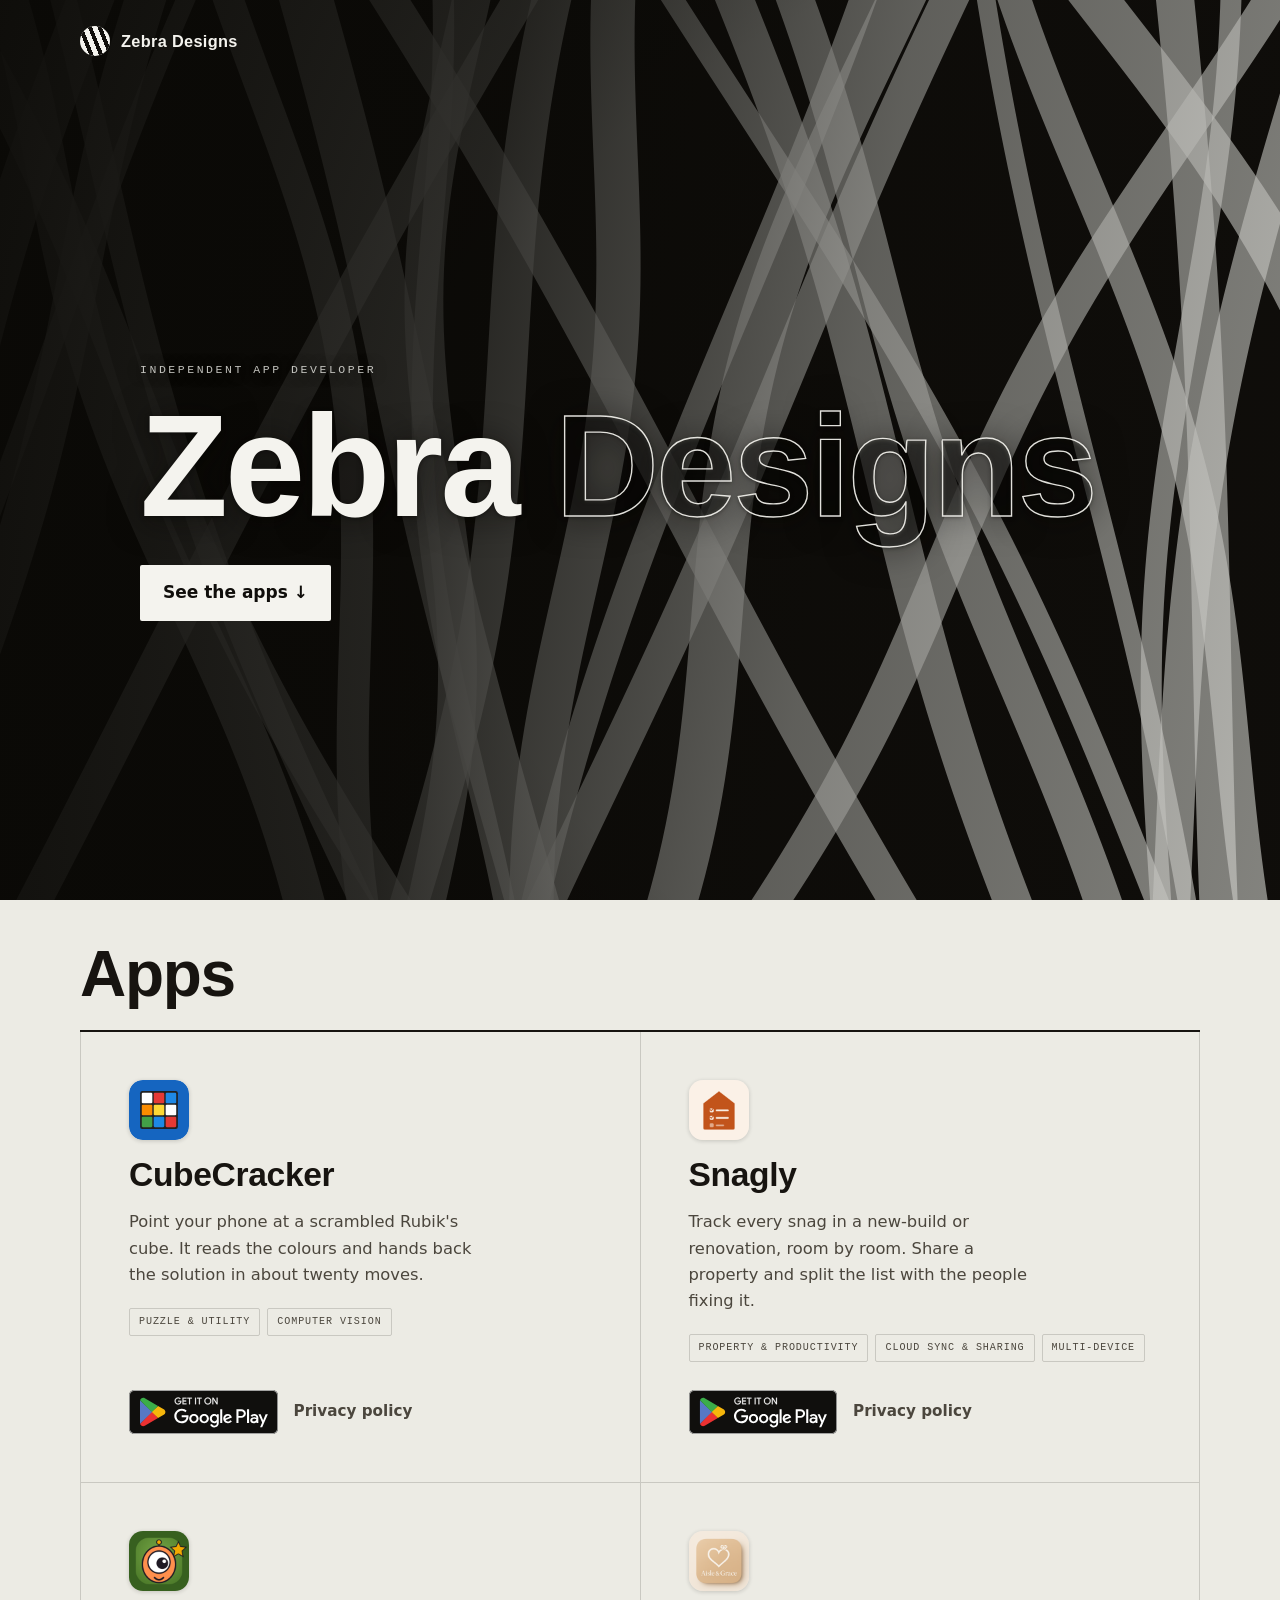
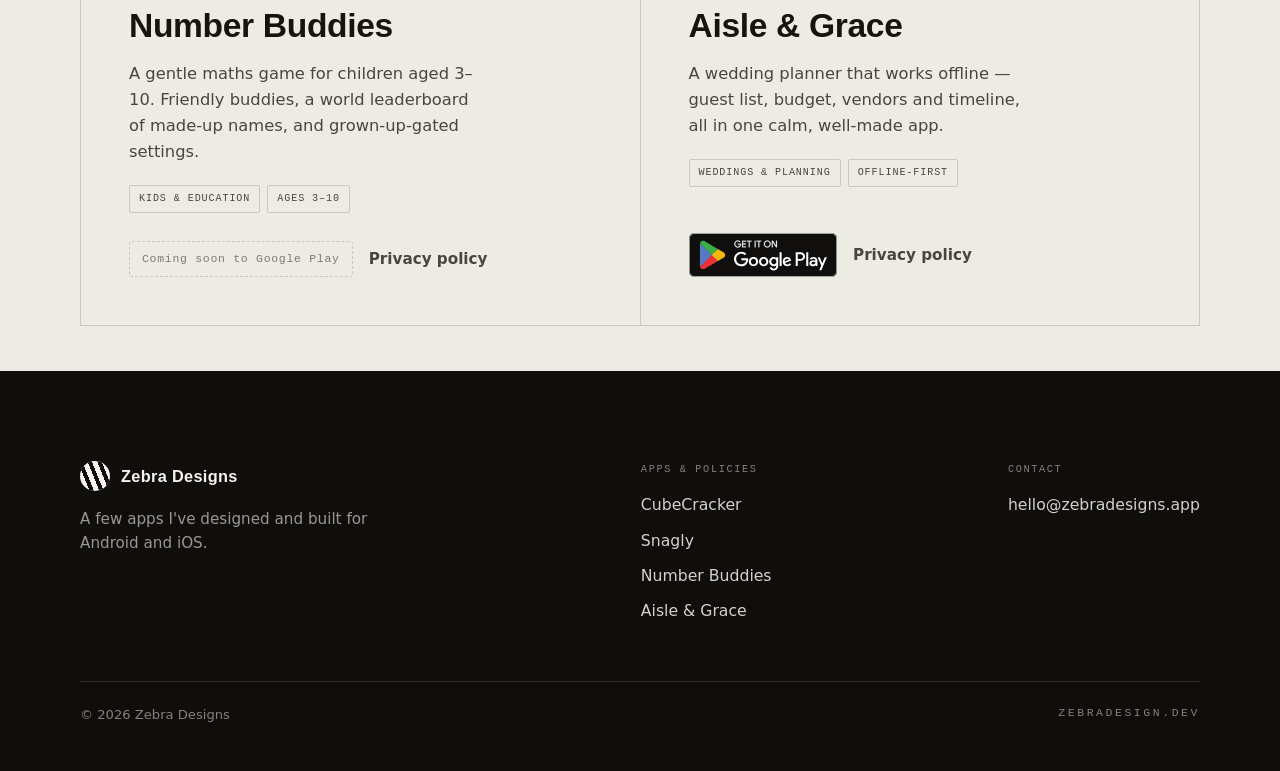
<file: index.html>
<!doctype html>
<html lang="en-GB">
<head>
<meta charset="utf-8" />
<meta name="viewport" content="width=device-width, initial-scale=1" />

<title>Zebra Designs — apps</title>
<meta name="description" content="A few apps I've designed and built for Android and iOS: CubeCracker, Snagly, Number Buddies and Aisle & Grace." />
<meta name="robots" content="index, follow" />
<link rel="canonical" href="https://zebradesign.dev/" />
<meta name="theme-color" content="#161310" />
<meta property="og:type" content="website" />
<meta property="og:site_name" content="Zebra Designs" />
<meta property="og:title" content="Zebra Designs — apps" />
<meta property="og:description" content="A few apps I've designed and built for Android and iOS." />
<meta property="og:url" content="https://zebradesign.dev/" />
<meta property="og:locale" content="en_GB" />

<style>
  :root{
    --ink:#171410;
    --ink-70:#4b463d;
    --ink-45:#817a6d;
    --paper:#ecebe4;
    --paper-pure:#f4f3ee;
    --line:rgba(23,20,16,.16);
    --line-soft:rgba(23,20,16,.09);
    --cube:#d7352b;
    --snag:#2b5fd9;
    --num:#4a7a2b;
    --aisle:#b08a2f;
    --font-display:'Helvetica Neue','Segoe UI',Helvetica,Arial,sans-serif;
    --font-body:system-ui,-apple-system,'Segoe UI',Roboto,Helvetica,Arial,sans-serif;
    --font-mono:ui-monospace,'SF Mono',Menlo,Consolas,monospace;
  }
  *{box-sizing:border-box;}
  html{-webkit-text-size-adjust:100%;scroll-behavior:smooth;scroll-snap-type:y proximity;}
  body{
    margin:0;background:var(--paper);color:var(--ink);
    font-family:var(--font-body);font-size:17px;line-height:1.6;
    -webkit-font-smoothing:antialiased;text-rendering:optimizeLegibility;
  }
  a{color:inherit;}
  img,canvas{display:block;max-width:100%;}
  .wrap{width:min(1120px,92vw);margin-inline:auto;}
  .mono{font-family:var(--font-mono);font-size:.72rem;letter-spacing:.22em;text-transform:uppercase;}

  /* ---------- HERO ---------- */
  .hero{position:relative;min-height:100vh;min-height:100dvh;background:#100e0b;color:#f4f3ee;overflow:hidden;display:flex;flex-direction:column;scroll-snap-align:start;}
  #dazzle{position:absolute;inset:0;width:100%;height:100%;z-index:0;}
  .hero::after{content:"";position:absolute;inset:0;z-index:1;pointer-events:none;
    background:
      linear-gradient(100deg,rgba(10,9,6,.94) 0%,rgba(10,9,6,.8) 36%,rgba(10,9,6,.4) 64%,rgba(10,9,6,.14) 100%),
      radial-gradient(130% 130% at 100% 55%,transparent 50%,rgba(8,7,5,.6) 100%);}
  .hero-top{position:relative;z-index:2;padding:26px 0;}
  .hero-top .wrap{display:flex;align-items:center;justify-content:space-between;gap:16px;}
  .hero-top .mono{color:rgba(244,243,238,.72);}
  .mark{display:inline-flex;align-items:center;gap:11px;font-family:var(--font-display);font-weight:800;letter-spacing:.02em;font-size:1.02rem;text-decoration:none;}
  .mark-badge{width:30px;height:30px;border-radius:50%;background:#f4f3ee;position:relative;overflow:hidden;flex:none;}
  .mark-badge::before{content:"";position:absolute;inset:0;
    background:repeating-linear-gradient(68deg,#100e0b 0 4px,transparent 4px 9px);}
  .hero-body{position:relative;z-index:2;flex:1;display:flex;align-items:center;}
  .hero-body .wrap{width:min(1000px,92vw);}
  .eyebrow{color:rgba(244,243,238,.78);margin:0 0 22px;text-shadow:0 1px 14px rgba(8,7,5,.65);}
  h1{font-family:var(--font-display);font-weight:800;
    font-size:clamp(3.1rem,11.5vw,9rem);line-height:.9;letter-spacing:-.02em;
    margin:0;text-wrap:balance;text-shadow:0 2px 34px rgba(8,7,5,.6),0 1px 4px rgba(8,7,5,.5);}
  h1 .thin{display:block;font-weight:600;color:rgba(244,243,238,.9);-webkit-text-stroke:0;}
  h1 em{font-style:normal;color:transparent;-webkit-text-stroke:1.4px rgba(244,243,238,.92);}
  .lede{max-width:38ch;margin:30px 0 0;font-size:clamp(1.05rem,2.4vw,1.4rem);color:rgba(244,243,238,.9);line-height:1.5;text-shadow:0 1px 18px rgba(8,7,5,.7);}
  .hero-cta{display:flex;flex-wrap:wrap;gap:14px;margin-top:34px;}
  .btn{display:inline-flex;align-items:center;gap:9px;font-weight:600;text-decoration:none;
    padding:13px 22px;border-radius:2px;border:1.5px solid transparent;transition:transform .18s ease,background .18s ease,color .18s ease;}
  .btn-solid{background:#f4f3ee;color:#100e0b;}
  .btn-solid:hover{transform:translateY(-2px);}
  .btn-ghost{border-color:rgba(244,243,238,.4);color:#f4f3ee;}
  .btn-ghost:hover{border-color:#f4f3ee;transform:translateY(-2px);}

  /* ---------- MARQUEE ---------- */
  .marquee{position:relative;z-index:2;background:#f4f3ee;color:#100e0b;border-block:2px solid #100e0b;overflow:hidden;}
  .marquee-track{display:flex;gap:0;white-space:nowrap;animation:slide 32s linear infinite;}
  .marquee span{font-family:var(--font-display);font-weight:700;font-size:.92rem;letter-spacing:.14em;text-transform:uppercase;padding:11px 26px;display:inline-flex;align-items:center;gap:26px;}
  .marquee span::after{content:"✳";color:var(--cube);}
  @keyframes slide{to{transform:translateX(-50%);}}

  /* ---------- STUDIO STATEMENT ---------- */
  .studio{padding:clamp(64px,9vw,120px) 0;}
  .studio .wrap{display:grid;grid-template-columns:minmax(0,.9fr) minmax(0,1.3fr);gap:clamp(28px,6vw,80px);align-items:start;}
  .studio h2{font-family:var(--font-display);font-weight:700;font-size:clamp(1.9rem,4.4vw,3.1rem);line-height:1.02;letter-spacing:-.015em;margin:14px 0 0;text-wrap:balance;}
  .studio .mono{color:var(--ink-45);}
  .studio p{margin:0 0 1.1em;color:var(--ink-70);font-size:1.08rem;}
  .studio p:last-child{margin-bottom:0;}
  .studio strong{color:var(--ink);font-weight:600;}
  .studio a{color:var(--ink);text-decoration:underline;text-underline-offset:3px;text-decoration-thickness:1px;font-weight:500;}

  /* ---------- DAZZLE GRID ---------- */
  .dazzle{min-height:100vh;min-height:100dvh;display:flex;flex-direction:column;justify-content:center;align-items:center;padding:clamp(36px,5vh,64px) 0;scroll-snap-align:start;}
  .dazzle > .wrap{width:min(1120px,92vw);}
  .section-head{display:flex;align-items:flex-end;justify-content:space-between;gap:20px;padding-bottom:26px;border-bottom:2px solid var(--ink);margin-bottom:0;}
  .section-head h2{font-family:var(--font-display);font-weight:800;font-size:clamp(2rem,6vw,4rem);line-height:.92;letter-spacing:-.02em;margin:0;}
  .section-head .mono{color:var(--ink-45);padding-bottom:6px;}
  .grid{display:grid;grid-template-columns:repeat(2,1fr);gap:0;border-left:1px solid var(--line);}
  .card{--a:var(--ink);position:relative;padding:clamp(30px,4vw,48px);border-right:1px solid var(--line);border-bottom:1px solid var(--line);
    display:flex;flex-direction:column;gap:18px;background:var(--paper);transition:background .25s ease;overflow:hidden;}
  .card::before{content:"";position:absolute;top:0;left:0;width:6px;height:100%;background:var(--a);transform:scaleY(0);transform-origin:top;transition:transform .3s ease;}
  .card:hover{background:var(--paper-pure);}
  .card:hover::before{transform:scaleY(1);}
  .card-glyph{width:52px;height:52px;flex:none;color:var(--a);}
  .card-icon{width:60px;height:60px;border-radius:14px;flex:none;box-shadow:0 1px 4px rgba(23,20,16,.18);}
  .card-top{display:flex;align-items:center;justify-content:space-between;gap:16px;}
  .card-plat{font-family:var(--font-mono);font-size:.64rem;letter-spacing:.14em;text-transform:uppercase;color:var(--ink-45);text-align:right;line-height:1.5;}
  .store-link{display:inline-flex;align-items:center;text-decoration:none;transition:transform .18s ease,opacity .18s ease;}
  .store-link:hover{transform:translateY(-2px);opacity:.85;}
  .play-badge{height:44px;width:auto;}
  .card-soon{font-family:var(--font-mono);font-size:.72rem;letter-spacing:.06em;color:var(--ink-45);border:1.5px dashed var(--line);border-radius:3px;padding:8px 12px;}
  .card h3{font-family:var(--font-display);font-weight:800;font-size:clamp(1.6rem,3vw,2.1rem);letter-spacing:-.01em;margin:0;line-height:1;}
  .card .one{margin:0;color:var(--ink-70);font-size:1.02rem;max-width:34ch;}
  .chips{display:flex;flex-wrap:wrap;gap:7px;margin-top:2px;}
  .chip{font-family:var(--font-mono);font-size:.63rem;letter-spacing:.09em;text-transform:uppercase;
    padding:5px 9px;border:1px solid var(--line);border-radius:2px;color:var(--ink-70);}
  .chip.pos{border-color:color-mix(in srgb,var(--num) 45%,transparent);color:var(--num);}
  .chip.note{border-color:color-mix(in srgb,var(--cube) 45%,transparent);color:var(--cube);}
  .card-actions{margin-top:auto;display:flex;flex-direction:row;flex-wrap:wrap;align-items:center;gap:16px;padding-top:10px;}
  .card-link{font-weight:600;text-decoration:none;font-size:.95rem;display:inline-flex;align-items:center;gap:6px;color:var(--a);
    border-bottom:1.5px solid transparent;transition:border-color .2s ease;}
  .card-link:hover{border-color:var(--a);}
  .card-link.muted{color:var(--ink-70);}
  .card-link .arr{transition:transform .2s ease;}
  .card-link:hover .arr{transform:translateX(3px);}
  .dot{width:4px;height:4px;border-radius:50%;background:var(--line);}

  /* ---------- PRIVACY MATRIX ---------- */
  .matrix{padding:clamp(60px,8vw,110px) 0;border-top:2px solid var(--ink);}
  .matrix-intro{max-width:56ch;margin-bottom:38px;}
  .matrix-intro h2{font-family:var(--font-display);font-weight:700;font-size:clamp(1.8rem,4vw,2.8rem);letter-spacing:-.015em;margin:12px 0 14px;line-height:1.02;}
  .matrix-intro p{margin:0;color:var(--ink-70);}
  .table-scroll{overflow-x:auto;-webkit-overflow-scrolling:touch;}
  table{border-collapse:collapse;width:100%;min-width:640px;font-size:.95rem;}
  caption{text-align:left;}
  th,td{text-align:left;padding:15px 16px;border-bottom:1px solid var(--line);vertical-align:middle;}
  thead th{font-family:var(--font-mono);font-size:.64rem;letter-spacing:.13em;text-transform:uppercase;color:var(--ink-45);border-bottom:2px solid var(--ink);font-weight:400;}
  tbody th{font-family:var(--font-display);font-weight:700;font-size:1.02rem;white-space:nowrap;}
  tbody tr:hover{background:var(--paper-pure);}
  .yn{font-family:var(--font-mono);font-size:.82rem;display:inline-flex;align-items:center;gap:7px;}
  .yn::before{content:"";width:9px;height:9px;border-radius:50%;flex:none;}
  .yn.no::before{background:var(--num);}
  .yn.yes::before{background:var(--cube);}
  .yn.part::before{background:var(--aisle);}
  .yn.no{color:var(--num);} .yn.yes{color:var(--cube);} .yn.part{color:var(--ink-70);}

  /* ---------- SERVICES ---------- */
  .services{padding:clamp(60px,8vw,110px) 0;border-top:2px solid var(--ink);}
  .svc-head{max-width:60ch;margin-bottom:clamp(30px,4vw,48px);}
  .svc-head .mono{color:var(--ink-45);}
  .svc-head h2{font-family:var(--font-display);font-weight:800;font-size:clamp(1.9rem,4.6vw,3.2rem);letter-spacing:-.02em;line-height:1.02;margin:12px 0 14px;text-wrap:balance;}
  .svc-head p{margin:0;color:var(--ink-70);max-width:56ch;}
  .svc-grid{display:grid;grid-template-columns:repeat(auto-fit,minmax(230px,1fr));gap:1px;background:var(--line);border:1px solid var(--line);}
  .svc{background:var(--paper);padding:clamp(24px,3vw,32px);display:flex;flex-direction:column;gap:10px;transition:background .2s ease;}
  .svc:hover{background:var(--paper-pure);}
  .svc h3{font-family:var(--font-display);font-weight:700;font-size:1.18rem;margin:0;letter-spacing:-.01em;}
  .svc p{margin:0;color:var(--ink-70);font-size:.97rem;}
  .svc .num{font-family:var(--font-mono);font-size:.68rem;letter-spacing:.14em;color:var(--ink-45);}

  /* ---------- FAQ ---------- */
  .faq{padding:clamp(60px,8vw,110px) 0;border-top:2px solid var(--ink);}
  .faq h2{font-family:var(--font-display);font-weight:800;font-size:clamp(1.9rem,4.6vw,3.2rem);letter-spacing:-.02em;margin:0 0 clamp(26px,4vw,40px);}
  .faq details{border-bottom:1px solid var(--line);padding:4px 0;}
  .faq summary{cursor:pointer;list-style:none;padding:20px 40px 20px 0;position:relative;font-family:var(--font-display);font-weight:700;font-size:clamp(1.05rem,2vw,1.3rem);letter-spacing:-.01em;}
  .faq summary::-webkit-details-marker{display:none;}
  .faq summary::after{content:"+";position:absolute;right:4px;top:50%;transform:translateY(-50%);font-family:var(--font-body);font-weight:400;font-size:1.6rem;color:var(--ink-45);transition:transform .2s ease;}
  .faq details[open] summary::after{content:"–";}
  .faq details p{margin:0 0 20px;color:var(--ink-70);max-width:66ch;}

  /* ---------- CONTACT ---------- */
  .contact{background:#100e0b;color:#f4f3ee;padding:clamp(70px,10vw,140px) 0;position:relative;overflow:hidden;}
  .contact::before{content:"";position:absolute;inset:0;opacity:.1;background:repeating-linear-gradient(74deg,#f4f3ee 0 3px,transparent 3px 22px);}
  .contact .wrap{position:relative;z-index:1;text-align:center;}
  .contact .mono{color:rgba(244,243,238,.6);}
  .contact h2{font-family:var(--font-display);font-weight:800;font-size:clamp(2.2rem,6.5vw,4.4rem);letter-spacing:-.025em;line-height:.98;margin:14px auto 18px;max-width:16ch;text-wrap:balance;}
  .contact p{color:rgba(244,243,238,.78);margin:0 auto 32px;max-width:48ch;font-size:1.1rem;}
  .contact .btn-solid{background:#f4f3ee;color:#100e0b;font-size:1.05rem;padding:15px 28px;}
  .contact .email-plain{display:block;margin-top:20px;font-family:var(--font-mono);font-size:.9rem;letter-spacing:.06em;color:rgba(244,243,238,.6);text-decoration:none;}
  .contact .email-plain:hover{color:#f4f3ee;}

  /* ---------- FOOTER ---------- */
  footer{background:#100e0b;color:#f4f3ee;padding:clamp(54px,7vw,90px) 0 46px;}
  .foot-grid{display:flex;flex-wrap:wrap;justify-content:space-between;gap:36px 24px;}
  .foot-brand{max-width:30ch;}
  .foot-brand .mark{color:#f4f3ee;margin-bottom:16px;}
  .foot-brand p{color:rgba(244,243,238,.6);margin:0;font-size:.95rem;}
  .foot-col h4{font-family:var(--font-mono);font-size:.64rem;letter-spacing:.16em;text-transform:uppercase;color:rgba(244,243,238,.5);margin:0 0 15px;font-weight:400;}
  .foot-col a{display:block;text-decoration:none;color:rgba(244,243,238,.85);margin-bottom:10px;font-size:.98rem;transition:color .18s ease;}
  .foot-col a:hover{color:#fff;}
  .foot-bottom{margin-top:48px;padding-top:22px;border-top:1px solid rgba(244,243,238,.14);display:flex;flex-wrap:wrap;justify-content:space-between;gap:12px;color:rgba(244,243,238,.5);font-size:.82rem;}

  a:focus-visible,.btn:focus-visible,.card-link:focus-visible{outline:2px solid var(--snag);outline-offset:3px;}

  @media (max-width:760px){
    .studio .wrap{grid-template-columns:1fr;}
    .grid{grid-template-columns:1fr;border-left:none;}
    .card{border-left:1px solid var(--line);}
    .hero-top .mono{display:none;}
  }
  @media (prefers-reduced-motion:reduce){
    .marquee-track{animation:none;}
    .btn,.card,.card-link .arr{transition:none;}
  }
</style>
</head>
<body>

<header class="hero">
  <canvas id="dazzle" aria-hidden="true"></canvas>

  <div class="hero-top">
    <div class="wrap">
      <a class="mark" href="/"><span class="mark-badge" aria-hidden="true"></span>Zebra Designs</a>
    </div>
  </div>

  <div class="hero-body">
    <div class="wrap">
      <p class="eyebrow mono">Independent app developer</p>
      <h1>Zebra <em>Designs</em></h1>
      <div class="hero-cta">
        <a class="btn btn-solid" href="#apps">See the apps ↓</a>
      </div>
    </div>
  </div>
</header>

<section class="dazzle" id="apps">
  <div class="wrap">
    <div class="section-head">
      <h2>Apps</h2>
    </div>
    <div class="grid">

      <!-- CubeCracker -->
      <article class="card" style="--a:var(--cube)">
        <div class="card-top">
          <img class="card-icon" src="/assets/icons/cubecracker.svg" alt="CubeCracker app icon" width="60" height="60" />
        </div>
        <h3>CubeCracker</h3>
        <p class="one">Point your phone at a scrambled Rubik's cube. It reads the colours and hands back the solution in about twenty moves.</p>
        <div class="chips">
          <span class="chip">Puzzle &amp; utility</span>
          <span class="chip">Computer vision</span>
        </div>
        <div class="card-actions">
          <a class="store-link" href="https://play.google.com/store/apps/details?id=com.cubecracker.app" target="_blank" rel="noopener" aria-label="Get CubeCracker on Google Play">
            <img class="play-badge" src="/assets/badges/google-play.svg" alt="Get it on Google Play" /></a>          <a class="card-link muted" href="/cubecracker/">Privacy policy</a>
        </div>
      </article>

      <!-- Snagly -->
      <article class="card" style="--a:var(--snag)">
        <div class="card-top">
          <img class="card-icon" src="/assets/icons/snagly.png" alt="Snagly app icon" width="60" height="60" />
        </div>
        <h3>Snagly</h3>
        <p class="one">Track every snag in a new-build or renovation, room by room. Share a property and split the list with the people fixing it.</p>
        <div class="chips">
          <span class="chip">Property &amp; productivity</span>
          <span class="chip">Cloud sync &amp; sharing</span>
          <span class="chip">Multi-device</span>
        </div>
        <div class="card-actions">
          <a class="store-link" href="https://play.google.com/store/apps/details?id=com.snagly.snagly" target="_blank" rel="noopener" aria-label="Get Snagly on Google Play">
            <img class="play-badge" src="/assets/badges/google-play.svg" alt="Get it on Google Play" /></a>          <a class="card-link muted" href="/snagly/">Privacy policy</a>
        </div>
      </article>

      <!-- Number Buddies -->
      <article class="card" style="--a:var(--num)">
        <div class="card-top">
          <img class="card-icon" src="/assets/icons/numberbuddies.png" alt="Number Buddies app icon" width="60" height="60" />
        </div>
        <h3>Number Buddies</h3>
        <p class="one">A gentle maths game for children aged 3–10. Friendly buddies, a world leaderboard of made-up names, and grown-up-gated settings.</p>
        <div class="chips">
          <span class="chip">Kids &amp; education</span>
          <span class="chip">Ages 3–10</span>
        </div>
        <div class="card-actions">
          <span class="card-soon">Coming soon to Google Play</span>          <a class="card-link muted" href="/numberbuddies/">Privacy policy</a>
        </div>
      </article>

      <!-- Aisle & Grace -->
      <article class="card" style="--a:var(--aisle)">
        <div class="card-top">
          <img class="card-icon" src="/assets/icons/aisle-and-grace.png" alt="Aisle &amp; Grace app icon" width="60" height="60" />
        </div>
        <h3>Aisle &amp; Grace</h3>
        <p class="one">A wedding planner that works offline — guest list, budget, vendors and timeline, all in one calm, well-made app.</p>
        <div class="chips">
          <span class="chip">Weddings &amp; planning</span>
          <span class="chip">Offline-first</span>
        </div>
        <div class="card-actions">
          <a class="store-link" href="https://play.google.com/store/apps/details?id=com.aisleandgrace.app.aisle_and_grace" target="_blank" rel="noopener" aria-label="Get Aisle &amp; Grace on Google Play">
            <img class="play-badge" src="/assets/badges/google-play.svg" alt="Get it on Google Play" /></a>          <a class="card-link muted" href="/aisle-and-grace/">Privacy policy</a>
        </div>
      </article>

    </div>
  </div>
</section>

<footer>
  <div class="wrap">
    <div class="foot-grid">
      <div class="foot-brand">
        <a class="mark" href="/"><span class="mark-badge" aria-hidden="true"></span>Zebra Designs</a>
        <p>A few apps I've designed and built for Android and iOS.</p>
      </div>
      <div class="foot-col">
        <h4>Apps &amp; policies</h4>
        <a href="/cubecracker/">CubeCracker</a>
        <a href="/snagly/">Snagly</a>
        <a href="/numberbuddies/">Number Buddies</a>
        <a href="/aisle-and-grace/">Aisle &amp; Grace</a>
      </div>
      <div class="foot-col">
        <h4>Contact</h4>
        <a href="mailto:hello@zebradesigns.app">hello@zebradesigns.app</a>
      </div>
    </div>
    <div class="foot-bottom">
      <span>© 2026 Zebra Designs</span>
      <span class="mono">zebradesign.dev</span>
    </div>
  </div>
</footer>

<script>
(function(){
  var canvas=document.getElementById('dazzle');
  if(!canvas) return;
  var ctx=canvas.getContext('2d');
  var reduce=window.matchMedia('(prefers-reduced-motion: reduce)').matches;
  var w,h,dpr,bands,t=0;

  function build(){
    dpr=Math.min(window.devicePixelRatio||1,2);
    w=canvas.clientWidth; h=canvas.clientHeight;
    canvas.width=Math.floor(w*dpr); canvas.height=Math.floor(h*dpr);
    ctx.setTransform(dpr,0,0,dpr,0,0);
    // Generative stripe field: a set of near-vertical ink/paper bands,
    // each with its own width, lean and wave — a zebra's flank, never repeating.
    bands=[];
    var x=-120, i=0;
    while(x<w+160){
      var bw=22+Math.sin(i*1.7)*8+ (i%3)*7 + (i%5)*4;
      bands.push({
        x:x,
        w:bw,
        lean:(Math.sin(i*0.9)*0.5+ (i%2?0.18:-0.12))*0.9,
        amp:10+ (i%4)*7 + Math.sin(i*2.1)*6,
        freq:0.004+ (i%3)*0.0016,
        phase:i*0.8,
        speed:0.12+ (i%3)*0.05
      });
      x+=bw+ (10+ (i%3)*6);
      i++;
    }
  }

  function draw(){
    ctx.clearRect(0,0,w,h);
    ctx.fillStyle='#100e0b';
    ctx.fillRect(0,0,w,h);
    ctx.fillStyle='rgba(244,243,238,0.6)';
    for(var b=0;b<bands.length;b++){
      var band=bands[b];
      ctx.beginPath();
      var step=16;
      // right edge going down
      for(var y=-20;y<=h+20;y+=step){
        var off=Math.sin(y*band.freq + band.phase + t*band.speed)*band.amp;
        var px=band.x + off + y*band.lean + band.w;
        if(y===-20) ctx.moveTo(px,y); else ctx.lineTo(px,y);
      }
      // left edge going up
      for(var y2=h+20;y2>=-20;y2-=step){
        var off2=Math.sin(y2*band.freq + band.phase + t*band.speed)*band.amp;
        var px2=band.x + off2 + y2*band.lean;
        ctx.lineTo(px2,y2);
      }
      ctx.closePath();
      ctx.fill();
    }
  }

  function loop(){ t+=0.016; draw(); raf=requestAnimationFrame(loop); }
  var raf;
  function start(){ build(); if(reduce){ t=2.2; draw(); } else { cancelAnimationFrame(raf); loop(); } }

  var rz;
  window.addEventListener('resize',function(){ clearTimeout(rz); rz=setTimeout(start,180); });
  start();
})();
</script>
</body>
</html>
</file>
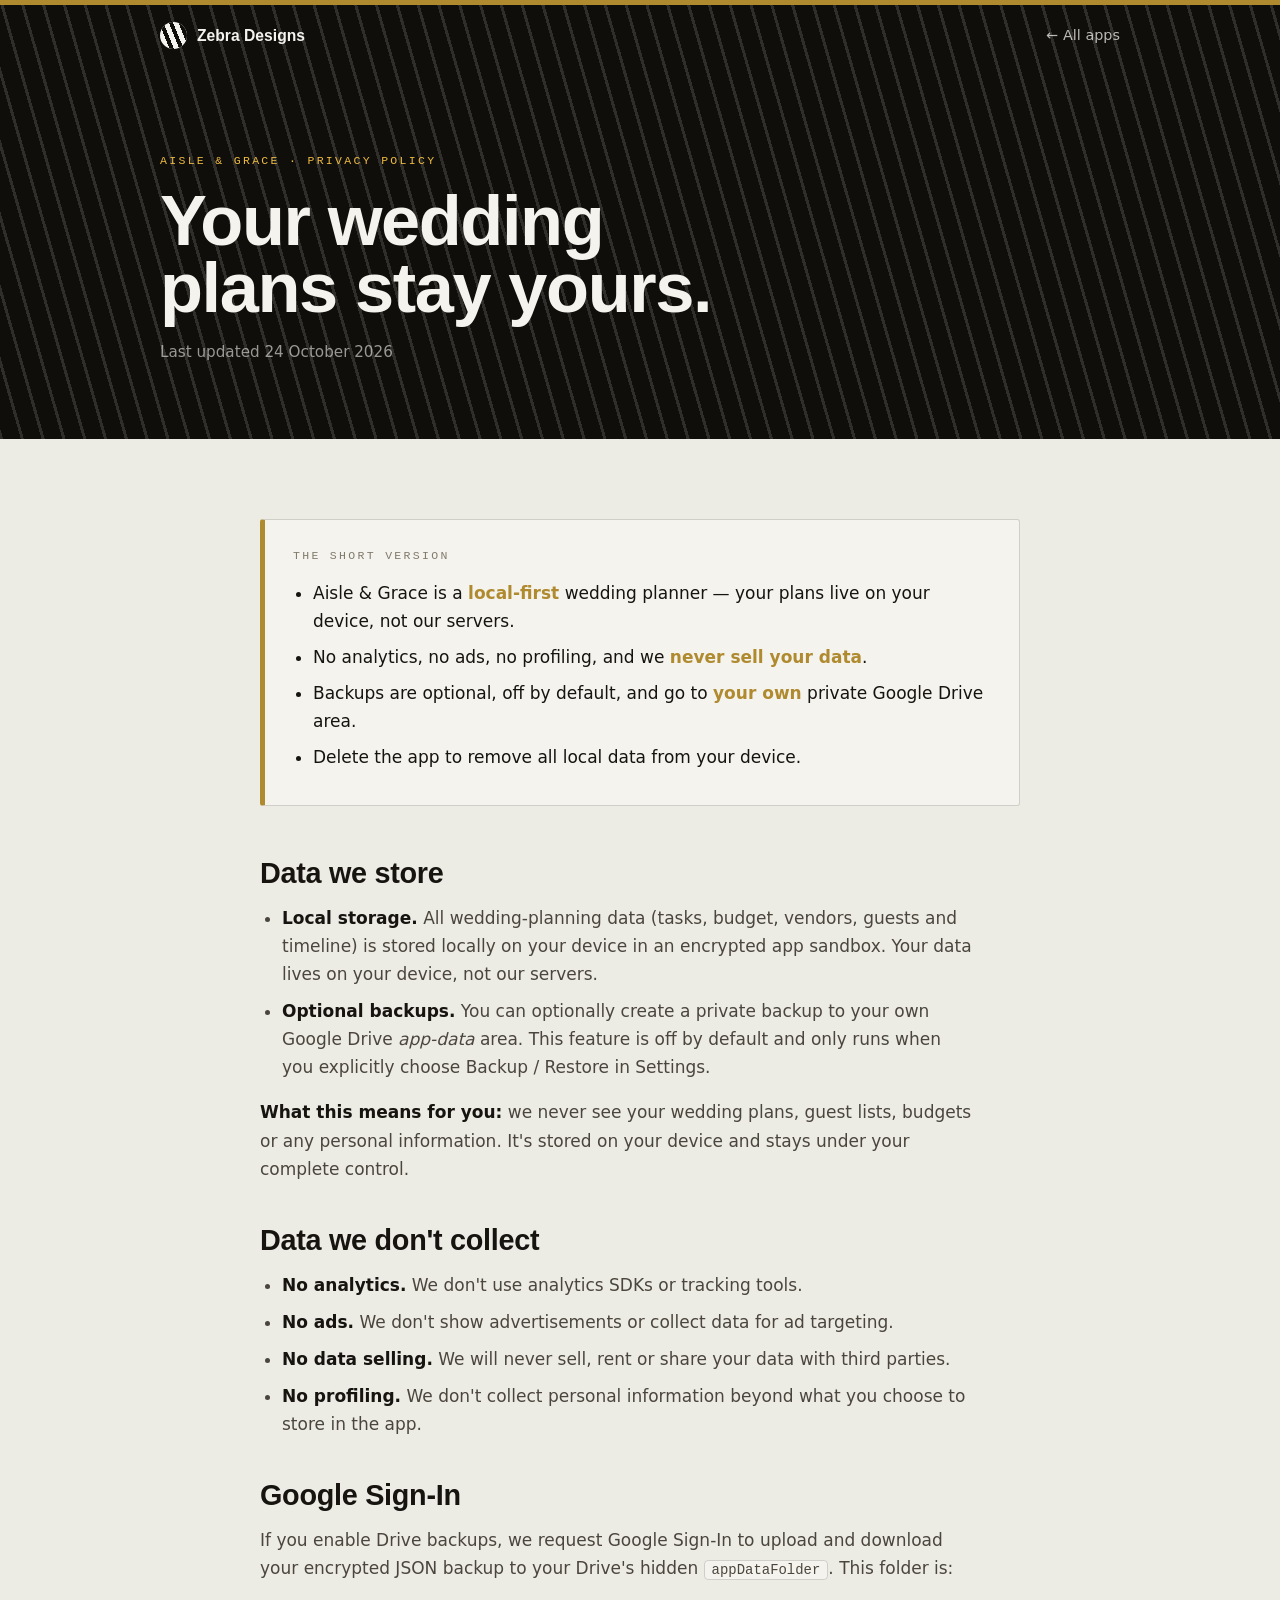
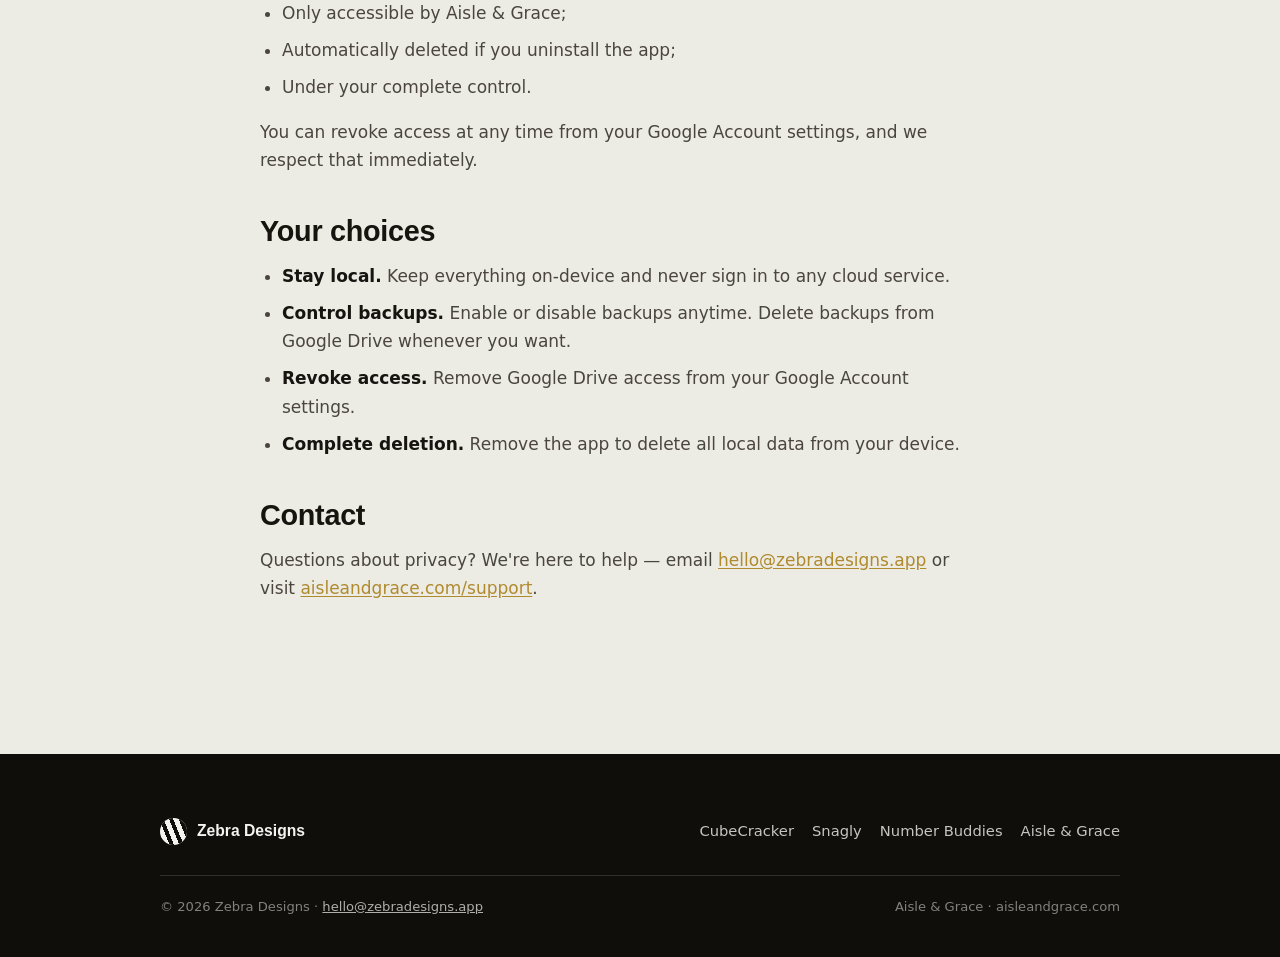
<file: aisle-and-grace/index.html>
<!doctype html>
<html lang="en">
<head>
<meta charset="utf-8" />
<meta name="viewport" content="width=device-width, initial-scale=1" />
<title>Privacy policy — Aisle &amp; Grace · Zebra Designs</title>
<meta name="description" content="Aisle & Grace is a local-first wedding planner. Your guest list, budget and timeline stay on your device. No analytics, no ads, no data selling." />
<meta name="theme-color" content="#100e0b" />
<link rel="stylesheet" href="/assets/css/policy.css" />
</head>
<body style="--a:#b08a2f">

<header class="p-header">
  <nav class="p-nav">
    <div class="wrap">
      <a class="mark" href="/"><span class="mark-badge" aria-hidden="true"></span>Zebra Designs</a>
      <a class="p-back" href="/">← All apps</a>
    </div>
  </nav>
  <div class="p-hero">
    <div class="wrap">
      <p class="p-kicker mono">Aisle &amp; Grace · Privacy policy</p>
      <h1>Your wedding plans stay yours.</h1>
      <p class="updated">Last updated 24 October 2026</p>
    </div>
  </div>
</header>

<main>
  <div class="wrap">

    <div class="summary">
      <span class="mono">The short version</span>
      <ul>
        <li>Aisle &amp; Grace is a <strong>local-first</strong> wedding planner — your plans live on your device, not our servers.</li>
        <li>No analytics, no ads, no profiling, and we <strong>never sell your data</strong>.</li>
        <li>Backups are optional, off by default, and go to <strong>your own</strong> private Google Drive area.</li>
        <li>Delete the app to remove all local data from your device.</li>
      </ul>
    </div>

    <section>
      <h2>Data we store</h2>
      <ul class="body-list">
        <li><strong>Local storage.</strong> All wedding-planning data (tasks, budget, vendors, guests and timeline) is stored locally on your device in an encrypted app sandbox. Your data lives on your device, not our servers.</li>
        <li><strong>Optional backups.</strong> You can optionally create a private backup to your own Google Drive <em>app-data</em> area. This feature is off by default and only runs when you explicitly choose Backup / Restore in Settings.</li>
      </ul>
      <p><strong>What this means for you:</strong> we never see your wedding plans, guest lists, budgets or any personal information. It's stored on your device and stays under your complete control.</p>
    </section>

    <section>
      <h2>Data we don't collect</h2>
      <ul class="body-list">
        <li><strong>No analytics.</strong> We don't use analytics SDKs or tracking tools.</li>
        <li><strong>No ads.</strong> We don't show advertisements or collect data for ad targeting.</li>
        <li><strong>No data selling.</strong> We will never sell, rent or share your data with third parties.</li>
        <li><strong>No profiling.</strong> We don't collect personal information beyond what you choose to store in the app.</li>
      </ul>
    </section>

    <section>
      <h2>Google Sign-In</h2>
      <p>If you enable Drive backups, we request Google Sign-In to upload and download your encrypted JSON backup to your Drive's hidden <code>appDataFolder</code>. This folder is:</p>
      <ul class="body-list">
        <li>Only accessible by Aisle &amp; Grace;</li>
        <li>Automatically deleted if you uninstall the app;</li>
        <li>Under your complete control.</li>
      </ul>
      <p>You can revoke access at any time from your Google Account settings, and we respect that immediately.</p>
    </section>

    <section>
      <h2>Your choices</h2>
      <ul class="body-list">
        <li><strong>Stay local.</strong> Keep everything on-device and never sign in to any cloud service.</li>
        <li><strong>Control backups.</strong> Enable or disable backups anytime. Delete backups from Google Drive whenever you want.</li>
        <li><strong>Revoke access.</strong> Remove Google Drive access from your Google Account settings.</li>
        <li><strong>Complete deletion.</strong> Remove the app to delete all local data from your device.</li>
      </ul>
    </section>

    <section>
      <h2>Contact</h2>
      <p>Questions about privacy? We're here to help — email <a class="inline" href="mailto:hello@zebradesigns.app">hello@zebradesigns.app</a> or visit <a class="inline" href="https://aisleandgrace.com/support" target="_blank" rel="noopener">aisleandgrace.com/support</a>.</p>
    </section>

  </div>
</main>

<footer>
  <div class="wrap">
    <div class="f-top">
      <a class="mark" href="/"><span class="mark-badge" aria-hidden="true"></span>Zebra Designs</a>
      <div class="f-links">
        <a href="/cubecracker/">CubeCracker</a>
        <a href="/snagly/">Snagly</a>
        <a href="/numberbuddies/">Number Buddies</a>
        <a href="/aisle-and-grace/">Aisle &amp; Grace</a>
      </div>
    </div>
    <div class="f-bottom">
      <span>© 2026 Zebra Designs · <a href="mailto:hello@zebradesigns.app">hello@zebradesigns.app</a></span>
      <span>Aisle &amp; Grace · aisleandgrace.com</span>
    </div>
  </div>
</footer>
</body>
</html>
</file>
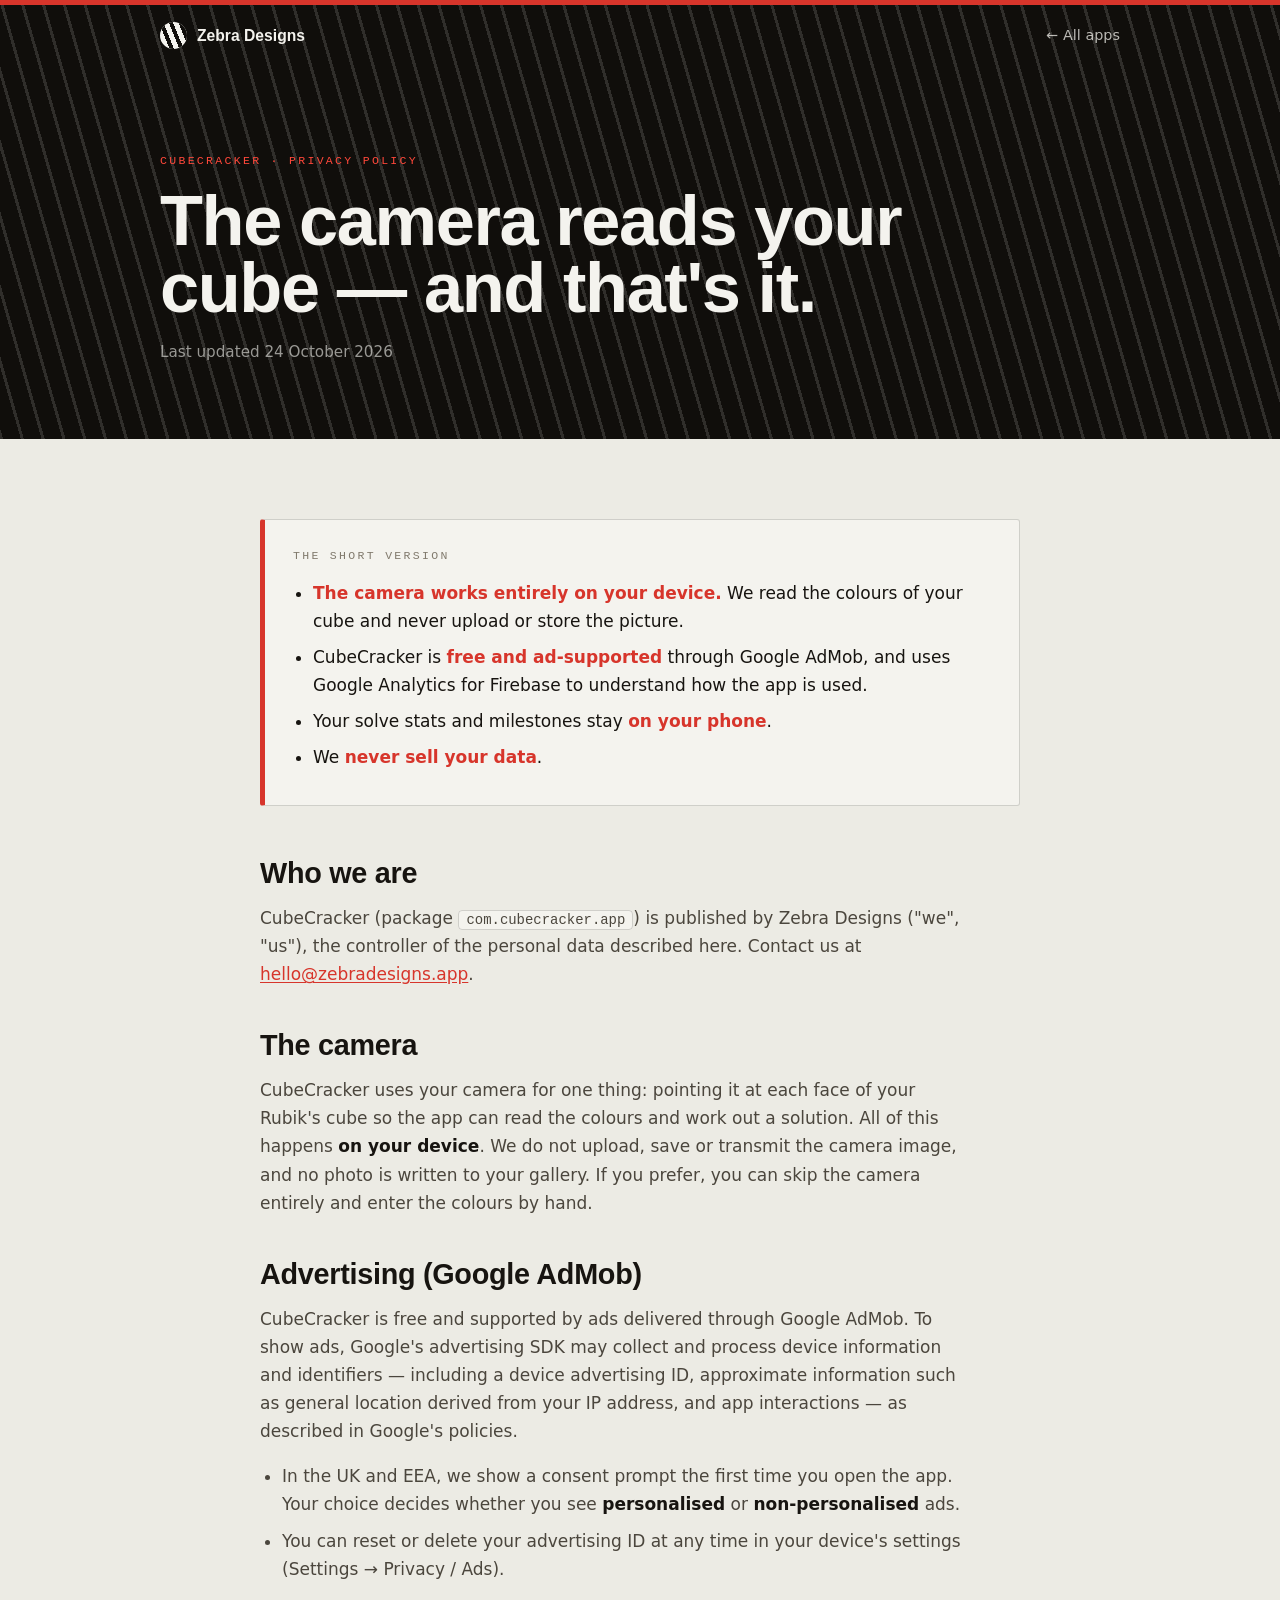
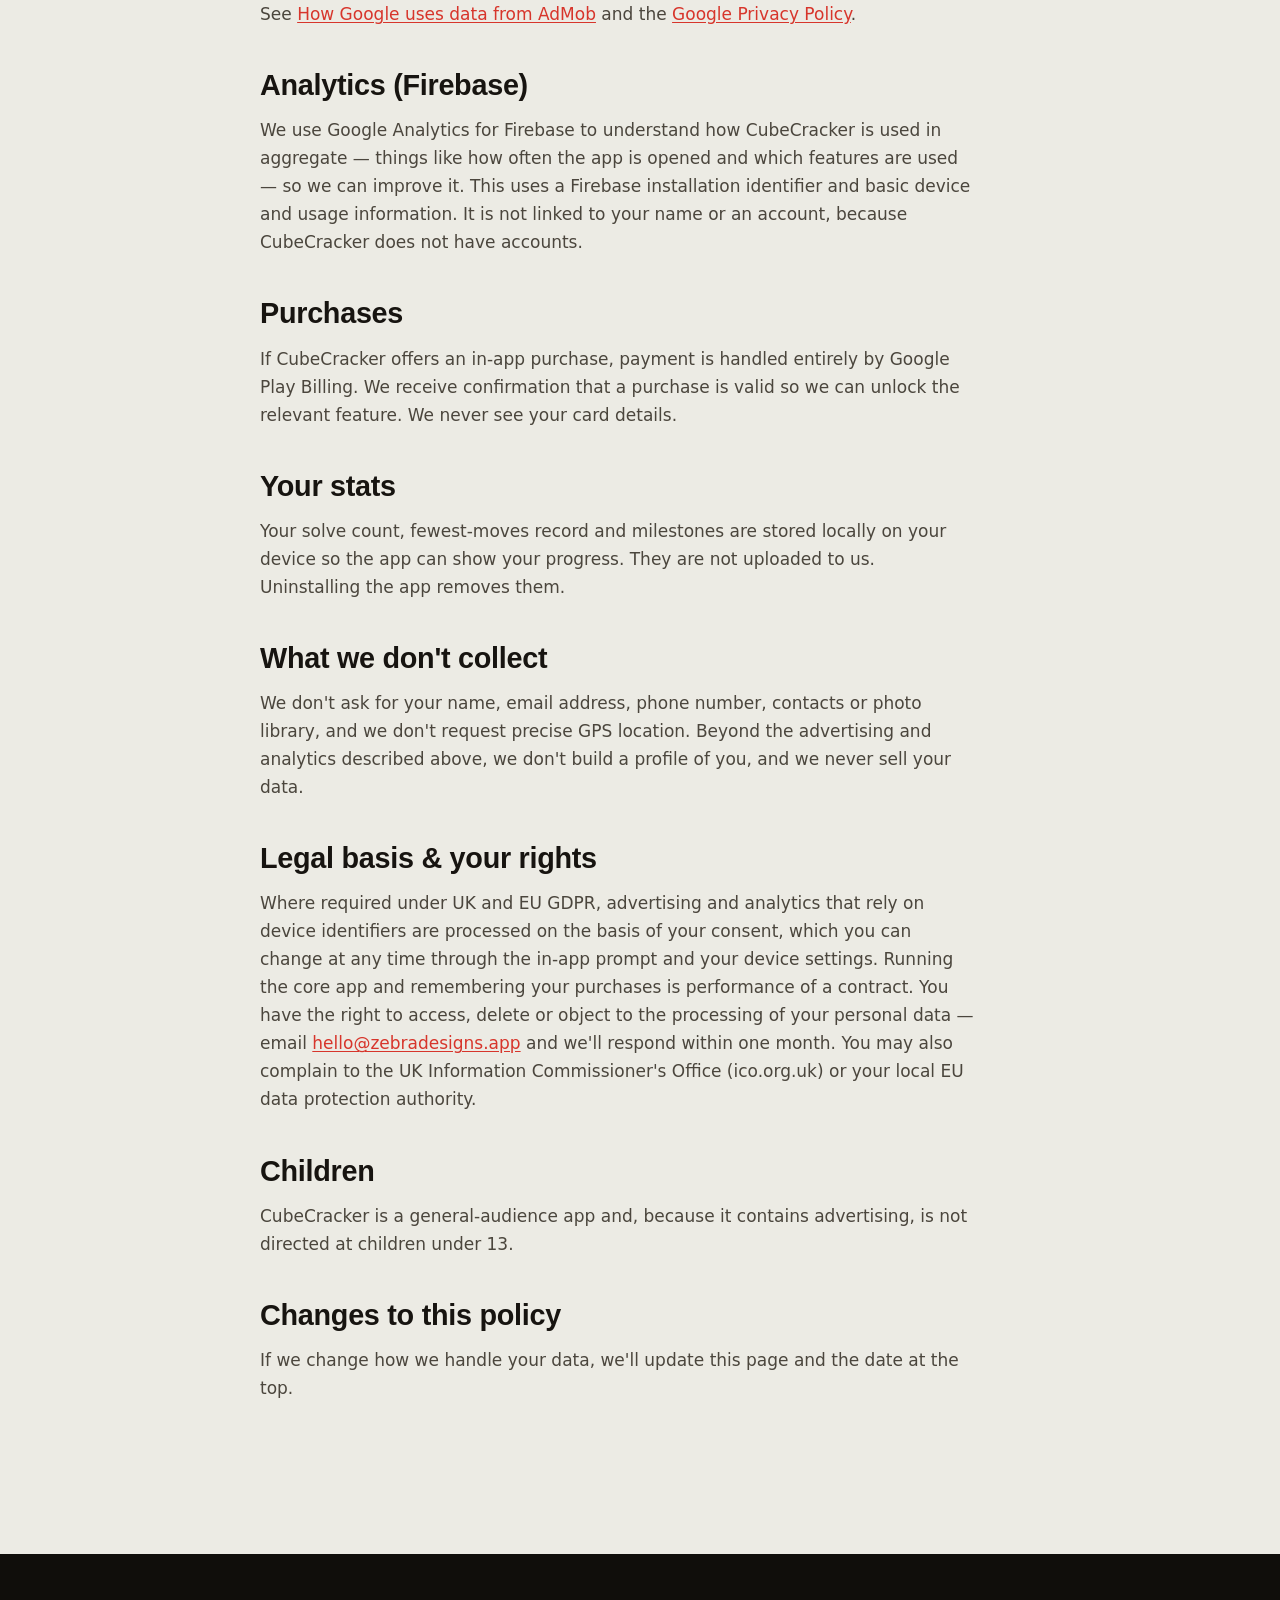
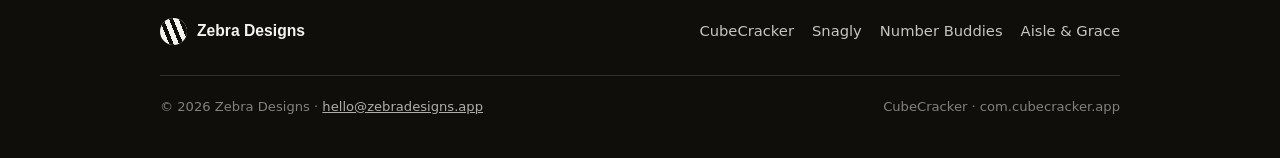
<file: cubecracker/index.html>
<!doctype html>
<html lang="en-GB">
<head>
<meta charset="utf-8" />
<meta name="viewport" content="width=device-width, initial-scale=1" />
<title>Privacy policy — CubeCracker · Zebra Designs</title>
<meta name="description" content="CubeCracker's privacy policy: the camera reads your cube on-device, the app is ad-supported through Google AdMob, and your solve stats stay on your phone." />
<meta name="theme-color" content="#100e0b" />
<link rel="stylesheet" href="/assets/css/policy.css" />
</head>
<body style="--a:#d7352b">

<header class="p-header">
  <nav class="p-nav">
    <div class="wrap">
      <a class="mark" href="/"><span class="mark-badge" aria-hidden="true"></span>Zebra Designs</a>
      <a class="p-back" href="/">← All apps</a>
    </div>
  </nav>
  <div class="p-hero">
    <div class="wrap">
      <p class="p-kicker mono">CubeCracker · Privacy policy</p>
      <h1>The camera reads your cube — and that's it.</h1>
      <p class="updated">Last updated 24 October 2026</p>
    </div>
  </div>
</header>

<main>
  <div class="wrap">

    <div class="summary">
      <span class="mono">The short version</span>
      <ul>
        <li><strong>The camera works entirely on your device.</strong> We read the colours of your cube and never upload or store the picture.</li>
        <li>CubeCracker is <strong>free and ad-supported</strong> through Google AdMob, and uses Google Analytics for Firebase to understand how the app is used.</li>
        <li>Your solve stats and milestones stay <strong>on your phone</strong>.</li>
        <li>We <strong>never sell your data</strong>.</li>
      </ul>
    </div>

    <section>
      <h2>Who we are</h2>
      <p>CubeCracker (package <code>com.cubecracker.app</code>) is published by Zebra Designs ("we", "us"), the controller of the personal data described here. Contact us at <a class="inline" href="mailto:hello@zebradesigns.app">hello@zebradesigns.app</a>.</p>
    </section>

    <section>
      <h2>The camera</h2>
      <p>CubeCracker uses your camera for one thing: pointing it at each face of your Rubik's cube so the app can read the colours and work out a solution. All of this happens <strong>on your device</strong>. We do not upload, save or transmit the camera image, and no photo is written to your gallery. If you prefer, you can skip the camera entirely and enter the colours by hand.</p>
    </section>

    <section>
      <h2>Advertising (Google AdMob)</h2>
      <p>CubeCracker is free and supported by ads delivered through Google AdMob. To show ads, Google's advertising SDK may collect and process device information and identifiers — including a device advertising ID, approximate information such as general location derived from your IP address, and app interactions — as described in Google's policies.</p>
      <ul class="body-list">
        <li>In the UK and EEA, we show a consent prompt the first time you open the app. Your choice decides whether you see <strong>personalised</strong> or <strong>non-personalised</strong> ads.</li>
        <li>You can reset or delete your advertising ID at any time in your device's settings (Settings → Privacy / Ads).</li>
      </ul>
      <p>See <a class="inline" href="https://support.google.com/admob/answer/6128543" target="_blank" rel="noopener">How Google uses data from AdMob</a> and the <a class="inline" href="https://policies.google.com/privacy" target="_blank" rel="noopener">Google Privacy Policy</a>.</p>
    </section>

    <section>
      <h2>Analytics (Firebase)</h2>
      <p>We use Google Analytics for Firebase to understand how CubeCracker is used in aggregate — things like how often the app is opened and which features are used — so we can improve it. This uses a Firebase installation identifier and basic device and usage information. It is not linked to your name or an account, because CubeCracker does not have accounts.</p>
    </section>

    <section>
      <h2>Purchases</h2>
      <p>If CubeCracker offers an in-app purchase, payment is handled entirely by Google Play Billing. We receive confirmation that a purchase is valid so we can unlock the relevant feature. We never see your card details.</p>
    </section>

    <section>
      <h2>Your stats</h2>
      <p>Your solve count, fewest-moves record and milestones are stored locally on your device so the app can show your progress. They are not uploaded to us. Uninstalling the app removes them.</p>
    </section>

    <section>
      <h2>What we don't collect</h2>
      <p>We don't ask for your name, email address, phone number, contacts or photo library, and we don't request precise GPS location. Beyond the advertising and analytics described above, we don't build a profile of you, and we never sell your data.</p>
    </section>

    <section>
      <h2>Legal basis &amp; your rights</h2>
      <p>Where required under UK and EU GDPR, advertising and analytics that rely on device identifiers are processed on the basis of your consent, which you can change at any time through the in-app prompt and your device settings. Running the core app and remembering your purchases is performance of a contract. You have the right to access, delete or object to the processing of your personal data — email <a class="inline" href="mailto:hello@zebradesigns.app">hello@zebradesigns.app</a> and we'll respond within one month. You may also complain to the UK Information Commissioner's Office (ico.org.uk) or your local EU data protection authority.</p>
    </section>

    <section>
      <h2>Children</h2>
      <p>CubeCracker is a general-audience app and, because it contains advertising, is not directed at children under 13.</p>
    </section>

    <section>
      <h2>Changes to this policy</h2>
      <p>If we change how we handle your data, we'll update this page and the date at the top.</p>
    </section>

  </div>
</main>

<footer>
  <div class="wrap">
    <div class="f-top">
      <a class="mark" href="/"><span class="mark-badge" aria-hidden="true"></span>Zebra Designs</a>
      <div class="f-links">
        <a href="/cubecracker/">CubeCracker</a>
        <a href="/snagly/">Snagly</a>
        <a href="/numberbuddies/">Number Buddies</a>
        <a href="/aisle-and-grace/">Aisle &amp; Grace</a>
      </div>
    </div>
    <div class="f-bottom">
      <span>© 2026 Zebra Designs · <a href="mailto:hello@zebradesigns.app">hello@zebradesigns.app</a></span>
      <span>CubeCracker · com.cubecracker.app</span>
    </div>
  </div>
</footer>
</body>
</html>
</file>
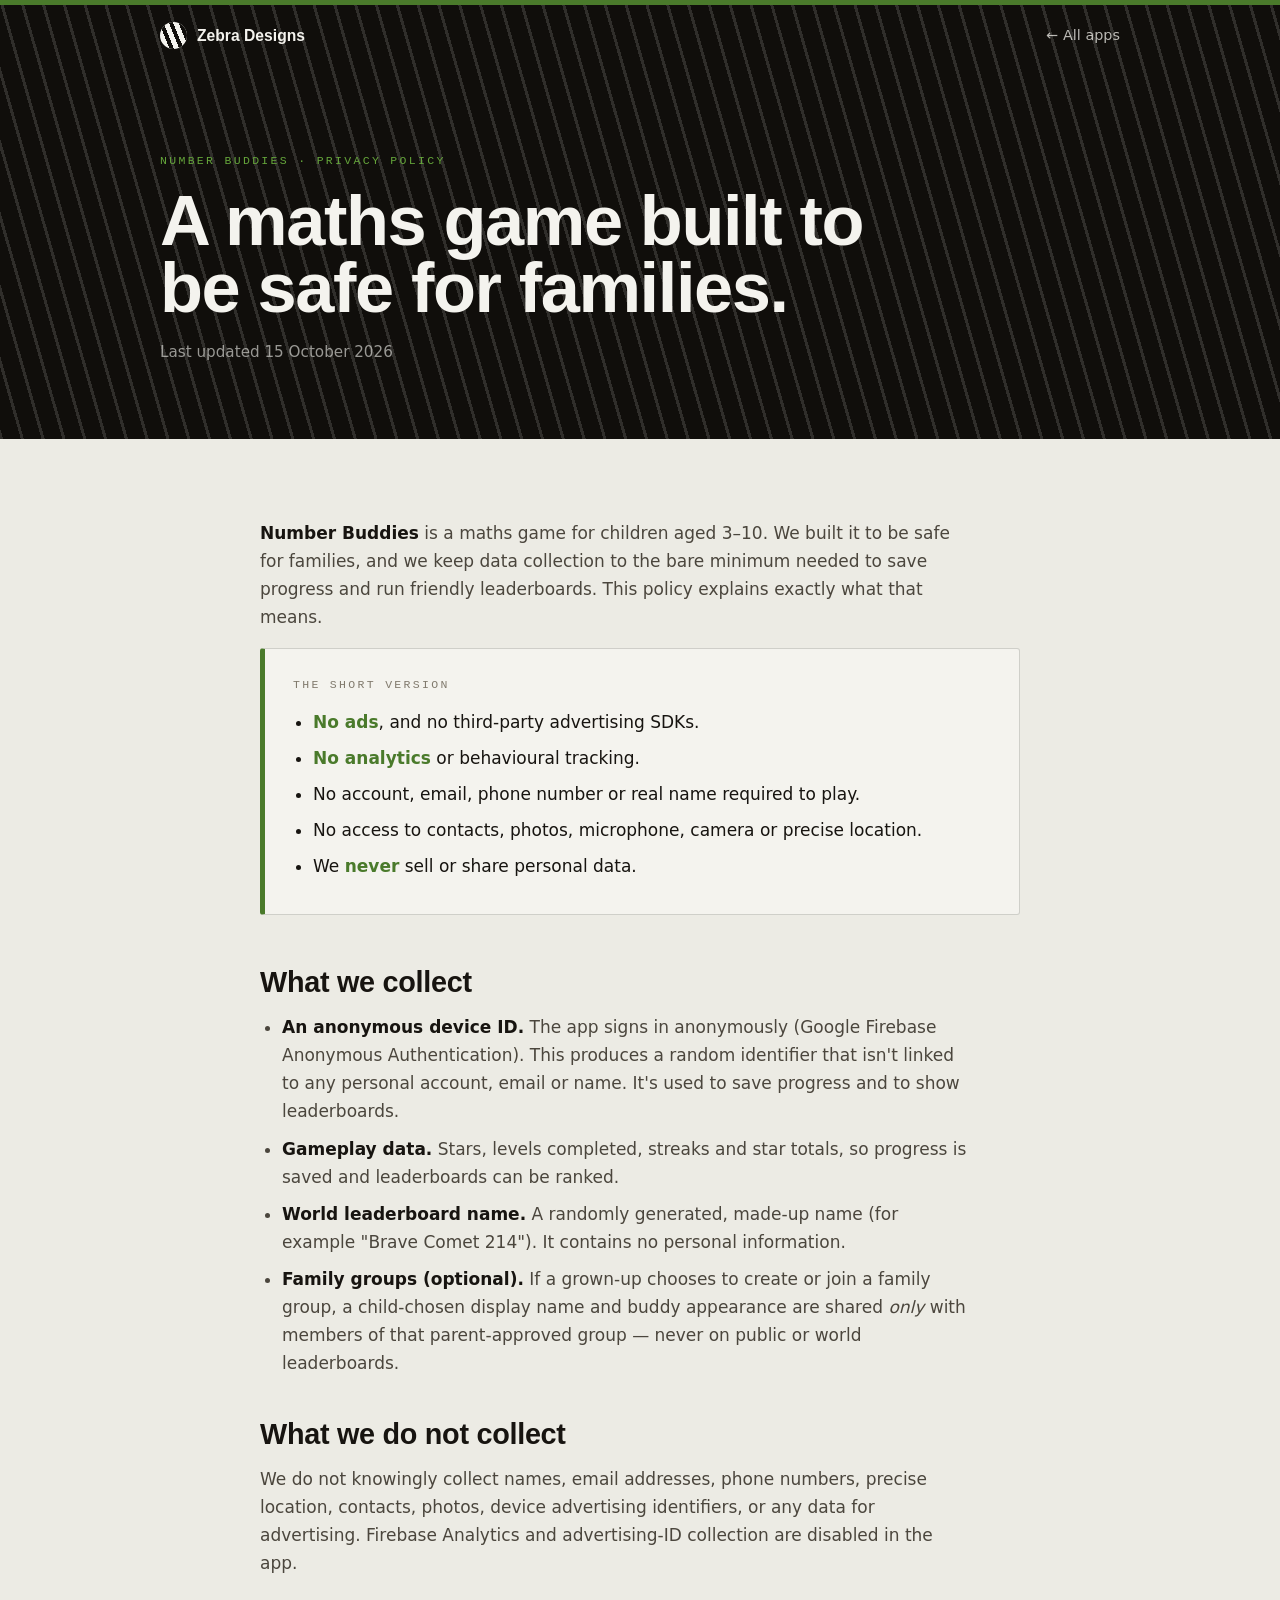
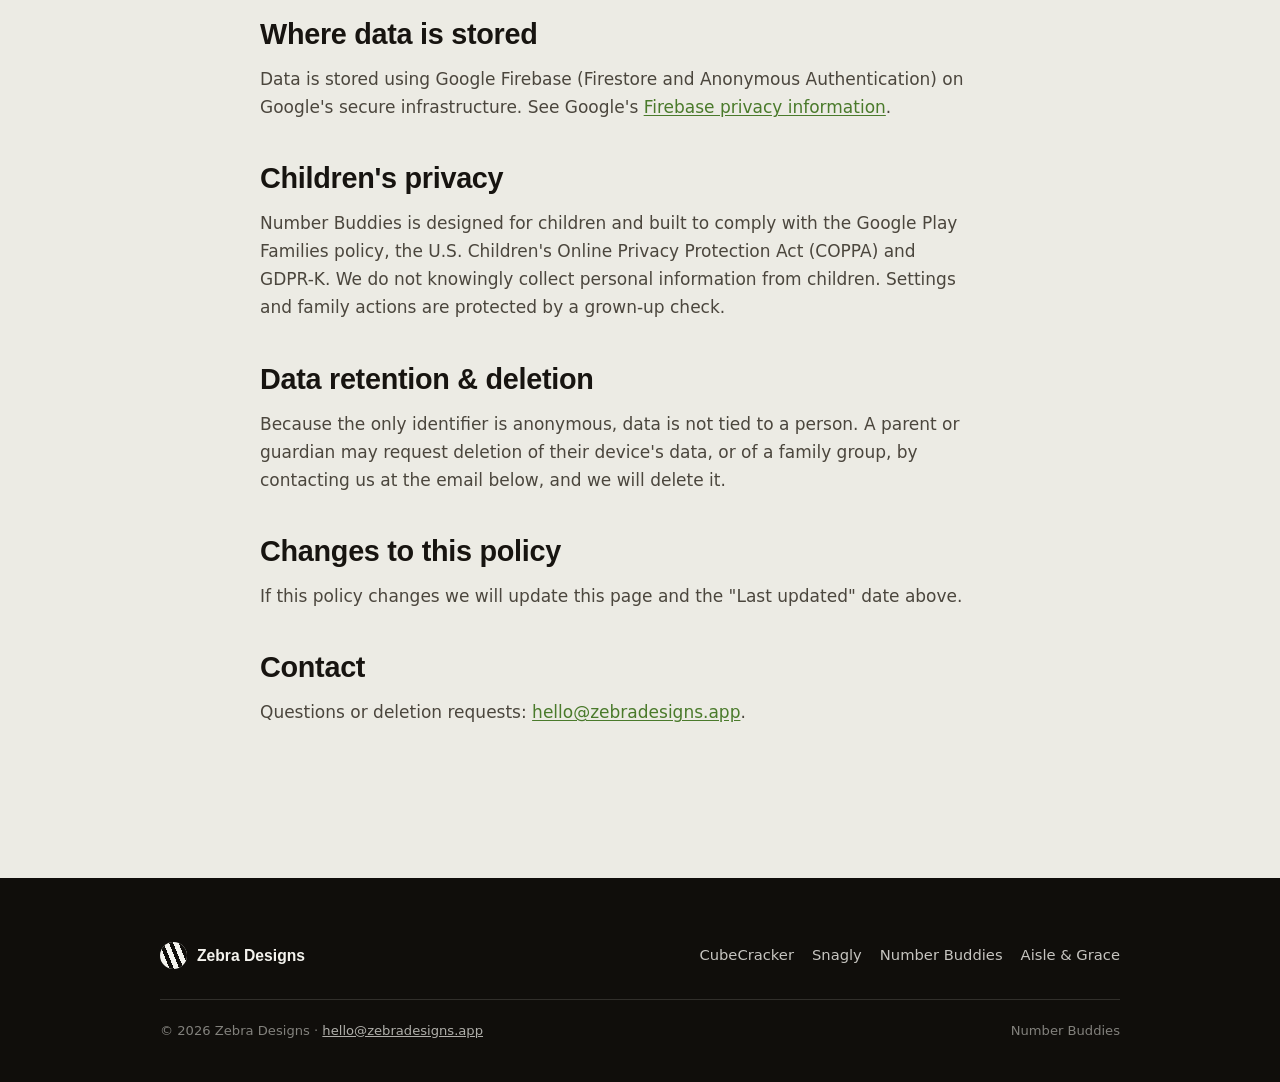
<file: numberbuddies/index.html>
<!doctype html>
<html lang="en">
<head>
<meta charset="utf-8" />
<meta name="viewport" content="width=device-width, initial-scale=1" />
<title>Privacy policy — Number Buddies · Zebra Designs</title>
<meta name="description" content="Number Buddies is a maths game for children 3–10. No ads, no accounts, no tracking — built for the Google Play Families policy, COPPA and GDPR-K." />
<meta name="theme-color" content="#100e0b" />
<link rel="stylesheet" href="/assets/css/policy.css" />
</head>
<body style="--a:#4a7a2b">

<header class="p-header">
  <nav class="p-nav">
    <div class="wrap">
      <a class="mark" href="/"><span class="mark-badge" aria-hidden="true"></span>Zebra Designs</a>
      <a class="p-back" href="/">← All apps</a>
    </div>
  </nav>
  <div class="p-hero">
    <div class="wrap">
      <p class="p-kicker mono">Number Buddies · Privacy policy</p>
      <h1>A maths game built to be safe for families.</h1>
      <p class="updated">Last updated 15 October 2026</p>
    </div>
  </div>
</header>

<main>
  <div class="wrap">

    <p style="max-width:66ch;"><strong>Number Buddies</strong> is a maths game for children aged 3–10. We built it to be safe for families, and we keep data collection to the bare minimum needed to save progress and run friendly leaderboards. This policy explains exactly what that means.</p>

    <div class="summary">
      <span class="mono">The short version</span>
      <ul>
        <li><strong>No ads</strong>, and no third-party advertising SDKs.</li>
        <li><strong>No analytics</strong> or behavioural tracking.</li>
        <li>No account, email, phone number or real name required to play.</li>
        <li>No access to contacts, photos, microphone, camera or precise location.</li>
        <li>We <strong>never</strong> sell or share personal data.</li>
      </ul>
    </div>

    <section>
      <h2>What we collect</h2>
      <ul class="body-list">
        <li><strong>An anonymous device ID.</strong> The app signs in anonymously (Google Firebase Anonymous Authentication). This produces a random identifier that isn't linked to any personal account, email or name. It's used to save progress and to show leaderboards.</li>
        <li><strong>Gameplay data.</strong> Stars, levels completed, streaks and star totals, so progress is saved and leaderboards can be ranked.</li>
        <li><strong>World leaderboard name.</strong> A randomly generated, made-up name (for example "Brave Comet 214"). It contains no personal information.</li>
        <li><strong>Family groups (optional).</strong> If a grown-up chooses to create or join a family group, a child-chosen display name and buddy appearance are shared <em>only</em> with members of that parent-approved group — never on public or world leaderboards.</li>
      </ul>
    </section>

    <section>
      <h2>What we do not collect</h2>
      <p>We do not knowingly collect names, email addresses, phone numbers, precise location, contacts, photos, device advertising identifiers, or any data for advertising. Firebase Analytics and advertising-ID collection are disabled in the app.</p>
    </section>

    <section>
      <h2>Where data is stored</h2>
      <p>Data is stored using Google Firebase (Firestore and Anonymous Authentication) on Google's secure infrastructure. See Google's <a class="inline" href="https://firebase.google.com/support/privacy" target="_blank" rel="noopener">Firebase privacy information</a>.</p>
    </section>

    <section>
      <h2>Children's privacy</h2>
      <p>Number Buddies is designed for children and built to comply with the Google Play Families policy, the U.S. Children's Online Privacy Protection Act (COPPA) and GDPR-K. We do not knowingly collect personal information from children. Settings and family actions are protected by a grown-up check.</p>
    </section>

    <section>
      <h2>Data retention &amp; deletion</h2>
      <p>Because the only identifier is anonymous, data is not tied to a person. A parent or guardian may request deletion of their device's data, or of a family group, by contacting us at the email below, and we will delete it.</p>
    </section>

    <section>
      <h2>Changes to this policy</h2>
      <p>If this policy changes we will update this page and the "Last updated" date above.</p>
    </section>

    <section>
      <h2>Contact</h2>
      <p>Questions or deletion requests: <a class="inline" href="mailto:hello@zebradesigns.app">hello@zebradesigns.app</a>.</p>
    </section>

  </div>
</main>

<footer>
  <div class="wrap">
    <div class="f-top">
      <a class="mark" href="/"><span class="mark-badge" aria-hidden="true"></span>Zebra Designs</a>
      <div class="f-links">
        <a href="/cubecracker/">CubeCracker</a>
        <a href="/snagly/">Snagly</a>
        <a href="/numberbuddies/">Number Buddies</a>
        <a href="/aisle-and-grace/">Aisle &amp; Grace</a>
      </div>
    </div>
    <div class="f-bottom">
      <span>© 2026 Zebra Designs · <a href="mailto:hello@zebradesigns.app">hello@zebradesigns.app</a></span>
      <span>Number Buddies</span>
    </div>
  </div>
</footer>
</body>
</html>
</file>
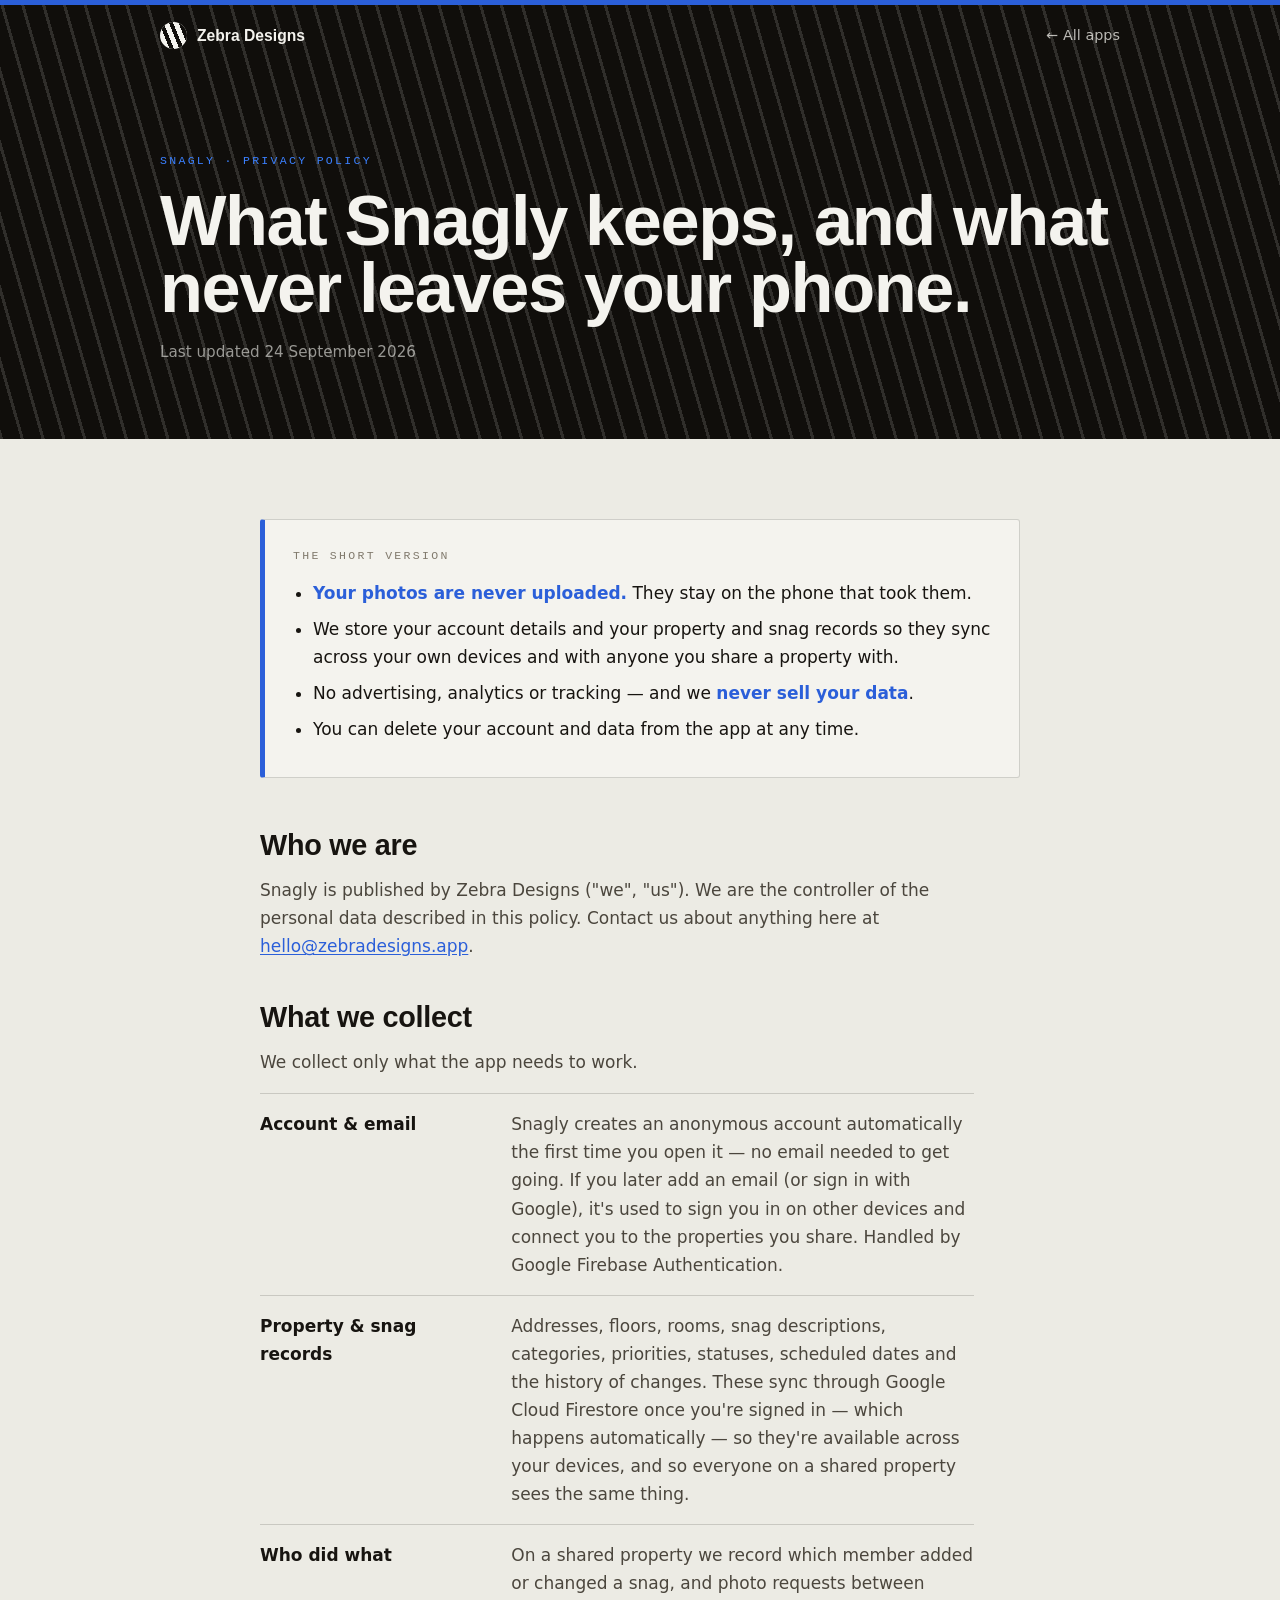
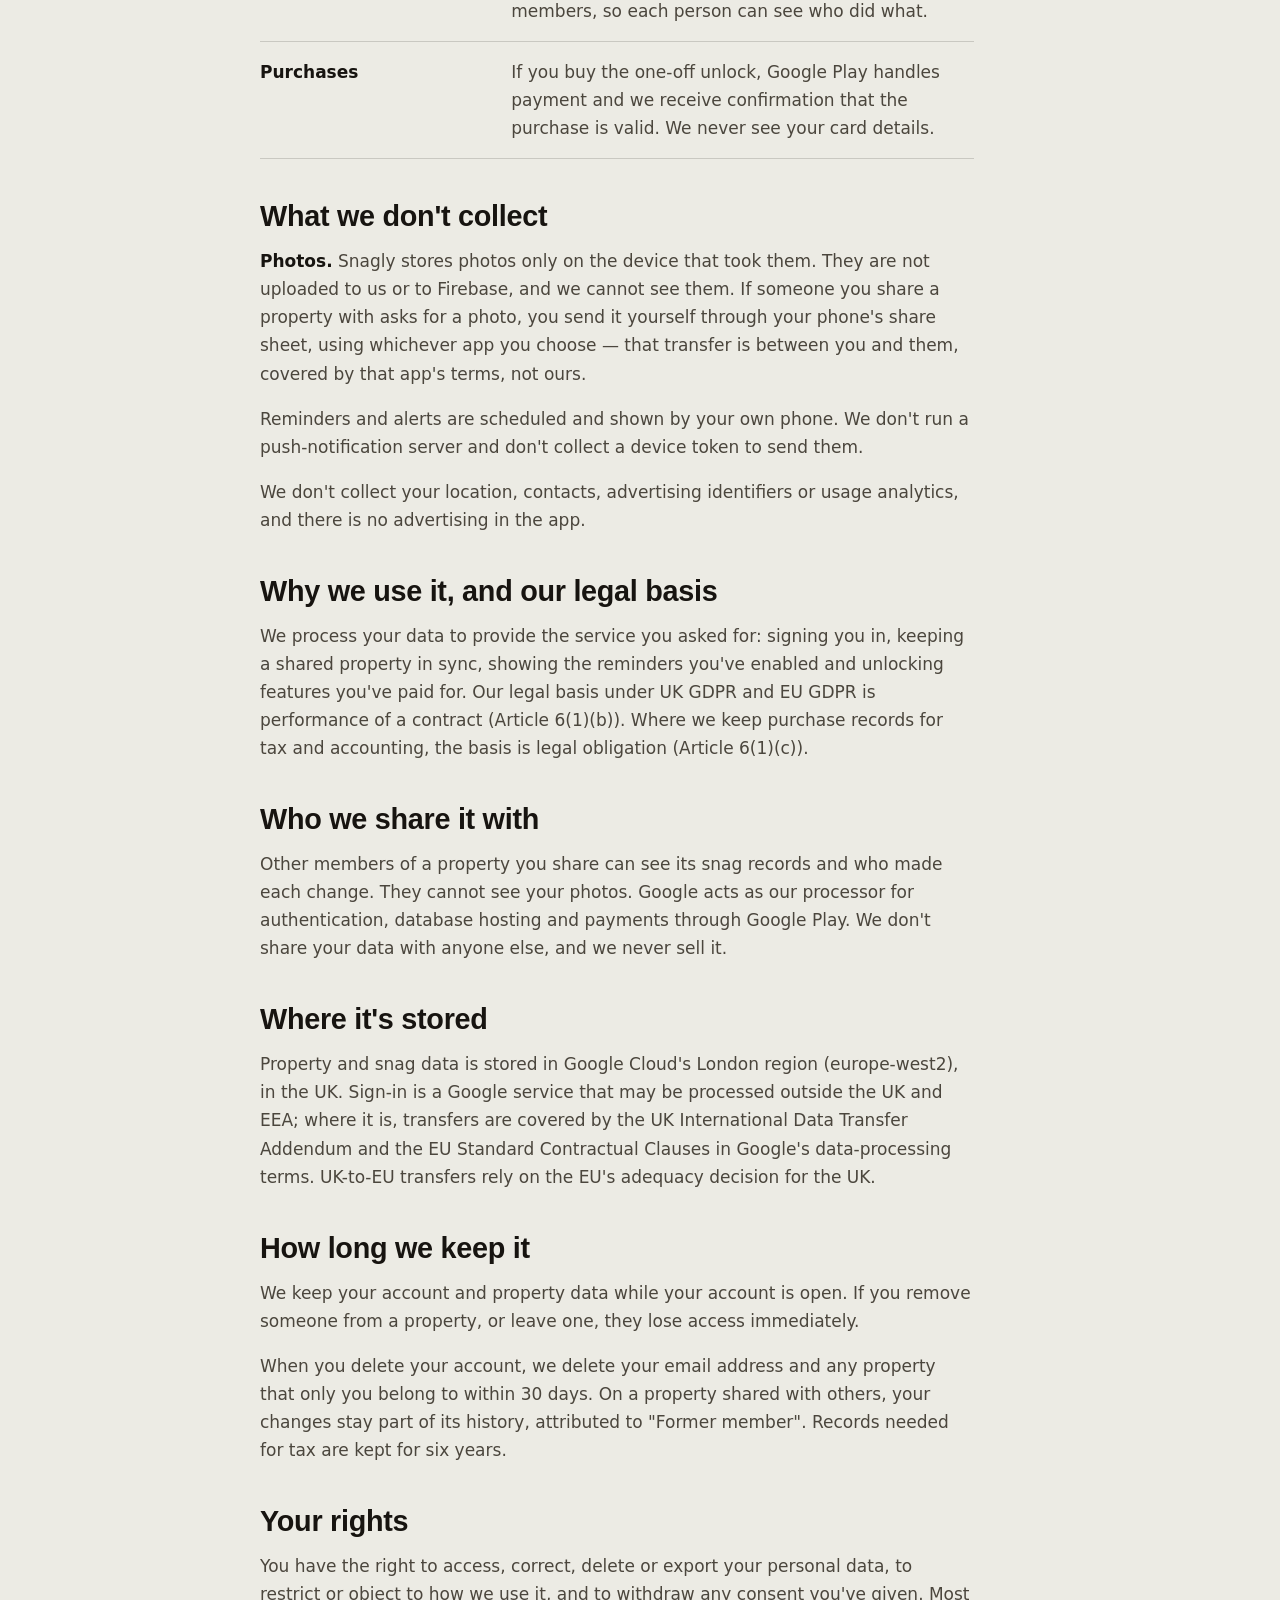
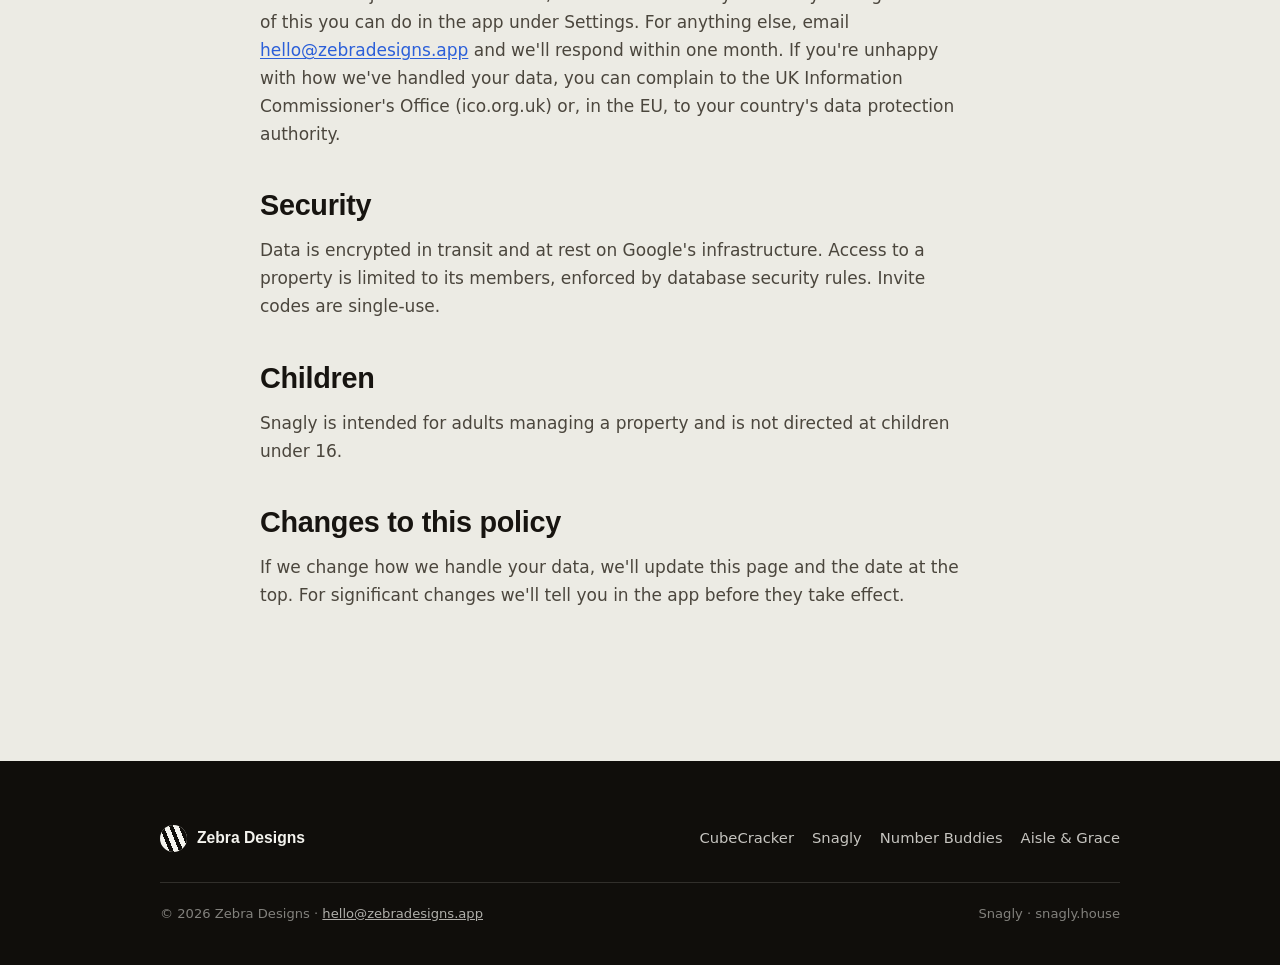
<file: snagly/index.html>
<!doctype html>
<html lang="en-GB">
<head>
<meta charset="utf-8" />
<meta name="viewport" content="width=device-width, initial-scale=1" />
<title>Privacy policy — Snagly · Zebra Designs</title>
<meta name="description" content="Snagly's privacy policy: your photos stay on your phone, your records sync so you can share a property, and nothing is ever sold." />
<meta name="theme-color" content="#100e0b" />
<link rel="stylesheet" href="/assets/css/policy.css" />
</head>
<body style="--a:#2b5fd9">

<header class="p-header">
  <nav class="p-nav">
    <div class="wrap">
      <a class="mark" href="/"><span class="mark-badge" aria-hidden="true"></span>Zebra Designs</a>
      <a class="p-back" href="/">← All apps</a>
    </div>
  </nav>
  <div class="p-hero">
    <div class="wrap">
      <p class="p-kicker mono">Snagly · Privacy policy</p>
      <h1>What Snagly keeps, and what never leaves your phone.</h1>
      <p class="updated">Last updated 24 September 2026</p>
    </div>
  </div>
</header>

<main>
  <div class="wrap">

    <div class="summary">
      <span class="mono">The short version</span>
      <ul>
        <li><strong>Your photos are never uploaded.</strong> They stay on the phone that took them.</li>
        <li>We store your account details and your property and snag records so they sync across your own devices and with anyone you share a property with.</li>
        <li>No advertising, analytics or tracking — and we <strong>never sell your data</strong>.</li>
        <li>You can delete your account and data from the app at any time.</li>
      </ul>
    </div>

    <section>
      <h2>Who we are</h2>
      <p>Snagly is published by Zebra Designs ("we", "us"). We are the controller of the personal data described in this policy. Contact us about anything here at <a class="inline" href="mailto:hello@zebradesigns.app">hello@zebradesigns.app</a>.</p>
    </section>

    <section>
      <h2>What we collect</h2>
      <p>We collect only what the app needs to work.</p>
      <div class="rows">
        <div class="row"><span>Account &amp; email</span><span>Snagly creates an anonymous account automatically the first time you open it — no email needed to get going. If you later add an email (or sign in with Google), it's used to sign you in on other devices and connect you to the properties you share. Handled by Google Firebase Authentication.</span></div>
        <div class="row"><span>Property &amp; snag records</span><span>Addresses, floors, rooms, snag descriptions, categories, priorities, statuses, scheduled dates and the history of changes. These sync through Google Cloud Firestore once you're signed in — which happens automatically — so they're available across your devices, and so everyone on a shared property sees the same thing.</span></div>
        <div class="row"><span>Who did what</span><span>On a shared property we record which member added or changed a snag, and photo requests between members, so each person can see who did what.</span></div>
        <div class="row"><span>Purchases</span><span>If you buy the one-off unlock, Google Play handles payment and we receive confirmation that the purchase is valid. We never see your card details.</span></div>
      </div>
    </section>

    <section>
      <h2>What we don't collect</h2>
      <p><strong>Photos.</strong> Snagly stores photos only on the device that took them. They are not uploaded to us or to Firebase, and we cannot see them. If someone you share a property with asks for a photo, you send it yourself through your phone's share sheet, using whichever app you choose — that transfer is between you and them, covered by that app's terms, not ours.</p>
      <p>Reminders and alerts are scheduled and shown by your own phone. We don't run a push-notification server and don't collect a device token to send them.</p>
      <p>We don't collect your location, contacts, advertising identifiers or usage analytics, and there is no advertising in the app.</p>
    </section>

    <section>
      <h2>Why we use it, and our legal basis</h2>
      <p>We process your data to provide the service you asked for: signing you in, keeping a shared property in sync, showing the reminders you've enabled and unlocking features you've paid for. Our legal basis under UK GDPR and EU GDPR is performance of a contract (Article 6(1)(b)). Where we keep purchase records for tax and accounting, the basis is legal obligation (Article 6(1)(c)).</p>
    </section>

    <section>
      <h2>Who we share it with</h2>
      <p>Other members of a property you share can see its snag records and who made each change. They cannot see your photos. Google acts as our processor for authentication, database hosting and payments through Google Play. We don't share your data with anyone else, and we never sell it.</p>
    </section>

    <section>
      <h2>Where it's stored</h2>
      <p>Property and snag data is stored in Google Cloud's London region (europe-west2), in the UK. Sign-in is a Google service that may be processed outside the UK and EEA; where it is, transfers are covered by the UK International Data Transfer Addendum and the EU Standard Contractual Clauses in Google's data-processing terms. UK-to-EU transfers rely on the EU's adequacy decision for the UK.</p>
    </section>

    <section>
      <h2>How long we keep it</h2>
      <p>We keep your account and property data while your account is open. If you remove someone from a property, or leave one, they lose access immediately.</p>
      <p>When you delete your account, we delete your email address and any property that only you belong to within 30 days. On a property shared with others, your changes stay part of its history, attributed to "Former member". Records needed for tax are kept for six years.</p>
    </section>

    <section>
      <h2>Your rights</h2>
      <p>You have the right to access, correct, delete or export your personal data, to restrict or object to how we use it, and to withdraw any consent you've given. Most of this you can do in the app under Settings. For anything else, email <a class="inline" href="mailto:hello@zebradesigns.app">hello@zebradesigns.app</a> and we'll respond within one month. If you're unhappy with how we've handled your data, you can complain to the UK Information Commissioner's Office (ico.org.uk) or, in the EU, to your country's data protection authority.</p>
    </section>

    <section>
      <h2>Security</h2>
      <p>Data is encrypted in transit and at rest on Google's infrastructure. Access to a property is limited to its members, enforced by database security rules. Invite codes are single-use.</p>
    </section>

    <section>
      <h2>Children</h2>
      <p>Snagly is intended for adults managing a property and is not directed at children under 16.</p>
    </section>

    <section>
      <h2>Changes to this policy</h2>
      <p>If we change how we handle your data, we'll update this page and the date at the top. For significant changes we'll tell you in the app before they take effect.</p>
    </section>

  </div>
</main>

<footer>
  <div class="wrap">
    <div class="f-top">
      <a class="mark" href="/"><span class="mark-badge" aria-hidden="true"></span>Zebra Designs</a>
      <div class="f-links">
        <a href="/cubecracker/">CubeCracker</a>
        <a href="/snagly/">Snagly</a>
        <a href="/numberbuddies/">Number Buddies</a>
        <a href="/aisle-and-grace/">Aisle &amp; Grace</a>
      </div>
    </div>
    <div class="f-bottom">
      <span>© 2026 Zebra Designs · <a href="mailto:hello@zebradesigns.app">hello@zebradesigns.app</a></span>
      <span>Snagly · snagly.house</span>
    </div>
  </div>
</footer>
</body>
</html>
</file>
<file: assets/css/policy.css>
/* Zebra Designs — shared privacy-policy stylesheet.
   Each page sets its own accent with  <body style="--a:#…">  */
:root{
  --ink:#171410;
  --ink-70:#4b463d;
  --ink-45:#817a6d;
  --paper:#ecebe4;
  --paper-pure:#f4f3ee;
  --line:rgba(23,20,16,.16);
  --line-soft:rgba(23,20,16,.09);
  --a:#171410;
  --font-display:'Helvetica Neue','Segoe UI',Helvetica,Arial,sans-serif;
  --font-body:system-ui,-apple-system,'Segoe UI',Roboto,Helvetica,Arial,sans-serif;
  --font-mono:ui-monospace,'SF Mono',Menlo,Consolas,monospace;
}
*{box-sizing:border-box;}
html{-webkit-text-size-adjust:100%;}
body{margin:0;background:var(--paper);color:var(--ink);
  font-family:var(--font-body);font-size:17px;line-height:1.65;-webkit-font-smoothing:antialiased;}
a{color:var(--a);}
.wrap{width:min(760px,90vw);margin-inline:auto;}
.mono{font-family:var(--font-mono);font-size:.72rem;letter-spacing:.2em;text-transform:uppercase;}

/* Header band — the studio's monochrome ink, with the app's accent as a top rule */
.p-header{background:#100e0b;color:#f4f3ee;position:relative;overflow:hidden;}
.p-header::before{content:"";position:absolute;inset:0;opacity:.14;
  background:repeating-linear-gradient(74deg,#f4f3ee 0 3px,transparent 3px 20px);pointer-events:none;}
.p-header::after{content:"";position:absolute;top:0;left:0;right:0;height:5px;background:var(--a);}
.p-nav{position:relative;z-index:1;padding:22px 0;display:flex;align-items:center;justify-content:space-between;gap:16px;}
.p-nav .wrap{width:min(960px,92vw);display:flex;align-items:center;justify-content:space-between;gap:16px;}
.mark{display:inline-flex;align-items:center;gap:10px;font-family:var(--font-display);font-weight:800;font-size:.98rem;text-decoration:none;color:#f4f3ee;}
.mark-badge{width:27px;height:27px;border-radius:50%;background:#f4f3ee;position:relative;overflow:hidden;flex:none;}
.mark-badge::before{content:"";position:absolute;inset:0;background:repeating-linear-gradient(68deg,#100e0b 0 4px,transparent 4px 9px);}
.p-back{text-decoration:none;color:rgba(244,243,238,.75);font-size:.9rem;font-weight:500;}
.p-back:hover{color:#f4f3ee;}
.p-hero{position:relative;z-index:1;padding:clamp(40px,7vw,80px) 0 clamp(44px,7vw,74px);}
.p-hero .wrap{width:min(960px,92vw);}
.p-kicker{color:var(--a);filter:brightness(1.35);margin:0 0 18px;}
.p-hero h1{font-family:var(--font-display);font-weight:800;font-size:clamp(2.4rem,7vw,4.4rem);line-height:.95;letter-spacing:-.02em;margin:0;text-wrap:balance;}
.p-hero .updated{color:rgba(244,243,238,.6);margin:18px 0 0;font-size:.95rem;}

/* Body */
main{padding:clamp(44px,7vw,80px) 0 clamp(60px,9vw,110px);}
.summary{background:var(--paper-pure);border:1px solid var(--line);border-left:5px solid var(--a);
  border-radius:3px;padding:26px 28px;margin:0 0 clamp(34px,5vw,52px);}
.summary .mono{color:var(--ink-45);display:block;margin-bottom:14px;}
.summary ul{margin:0;padding-left:20px;}
.summary li{margin:8px 0;color:var(--ink);}
.summary li strong{color:var(--a);}
section{margin:0 0 clamp(30px,4vw,42px);}
h2{font-family:var(--font-display);font-weight:700;font-size:clamp(1.35rem,3vw,1.8rem);
  letter-spacing:-.01em;line-height:1.1;margin:0 0 .5em;color:var(--ink);text-wrap:balance;}
p{margin:0 0 1em;color:var(--ink-70);max-width:66ch;}
p:last-child{margin-bottom:0;}
strong{color:var(--ink);font-weight:600;}
ul.body-list{margin:0 0 1em;padding-left:22px;max-width:66ch;}
ul.body-list li{margin:9px 0;color:var(--ink-70);}
ul.body-list li strong{color:var(--ink);}
code{background:var(--paper-pure);border:1px solid var(--line);padding:1px 7px;border-radius:4px;font-family:var(--font-mono);font-size:.82em;}

/* Definition rows — "what we collect" */
.rows{display:flex;flex-direction:column;border-top:1px solid var(--line);margin:0 0 1em;max-width:66ch;}
.row{display:grid;grid-template-columns:minmax(140px,.5fr) 1fr;gap:20px;padding:16px 0;border-bottom:1px solid var(--line);}
.row > span:first-child{font-weight:600;color:var(--ink);}
.row > span:last-child{color:var(--ink-70);}
@media (max-width:560px){.row{grid-template-columns:1fr;gap:5px;}}

a.inline{color:var(--a);text-underline-offset:2px;}
a:focus-visible{outline:2px solid var(--a);outline-offset:3px;}

/* Footer */
footer{background:#100e0b;color:#f4f3ee;padding:clamp(40px,6vw,64px) 0 40px;}
footer .wrap{width:min(960px,92vw);}
.f-top{display:flex;flex-wrap:wrap;justify-content:space-between;gap:20px;align-items:center;}
.f-links{display:flex;flex-wrap:wrap;gap:6px 18px;}
.f-links a{color:rgba(244,243,238,.8);text-decoration:none;font-size:.92rem;}
.f-links a:hover{color:#fff;}
.f-bottom{margin-top:30px;padding-top:20px;border-top:1px solid rgba(244,243,238,.14);
  display:flex;flex-wrap:wrap;justify-content:space-between;gap:10px;color:rgba(244,243,238,.5);font-size:.82rem;}
.f-bottom a{color:rgba(244,243,238,.7);}
</file>
